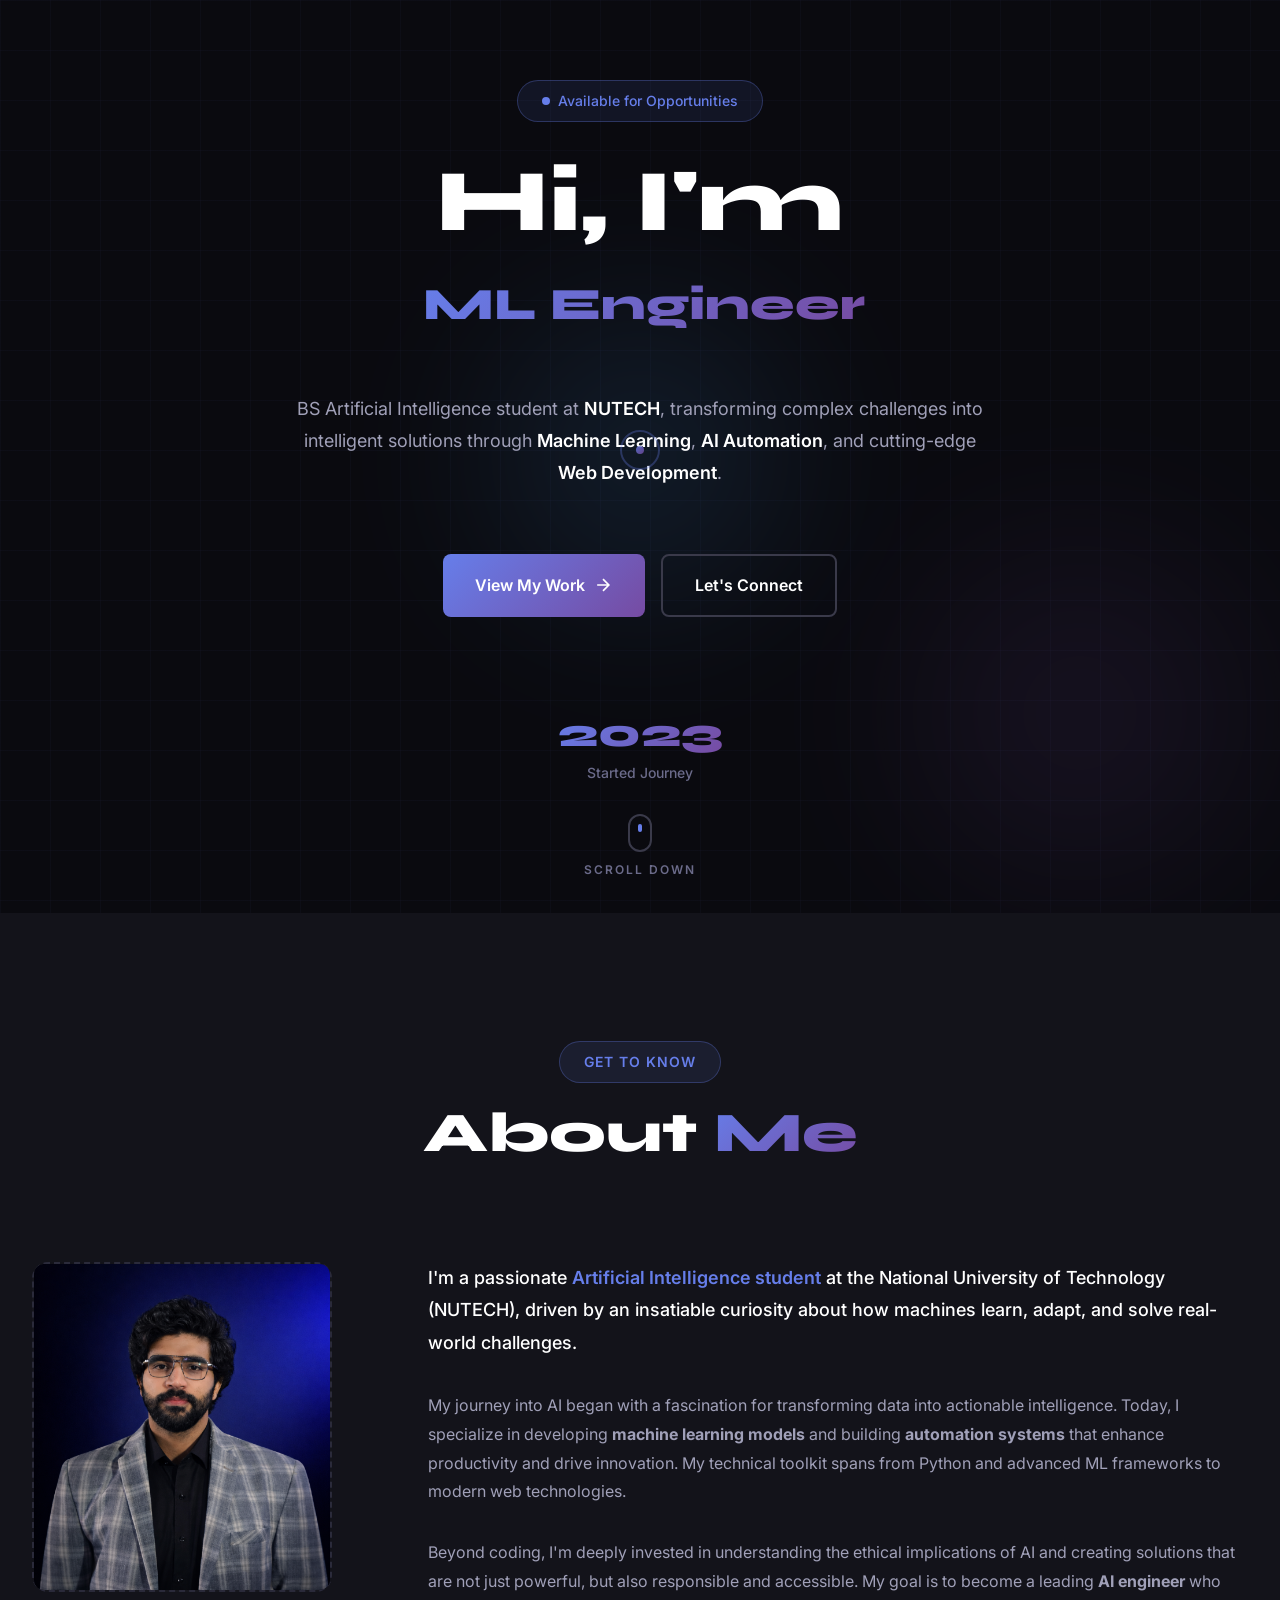
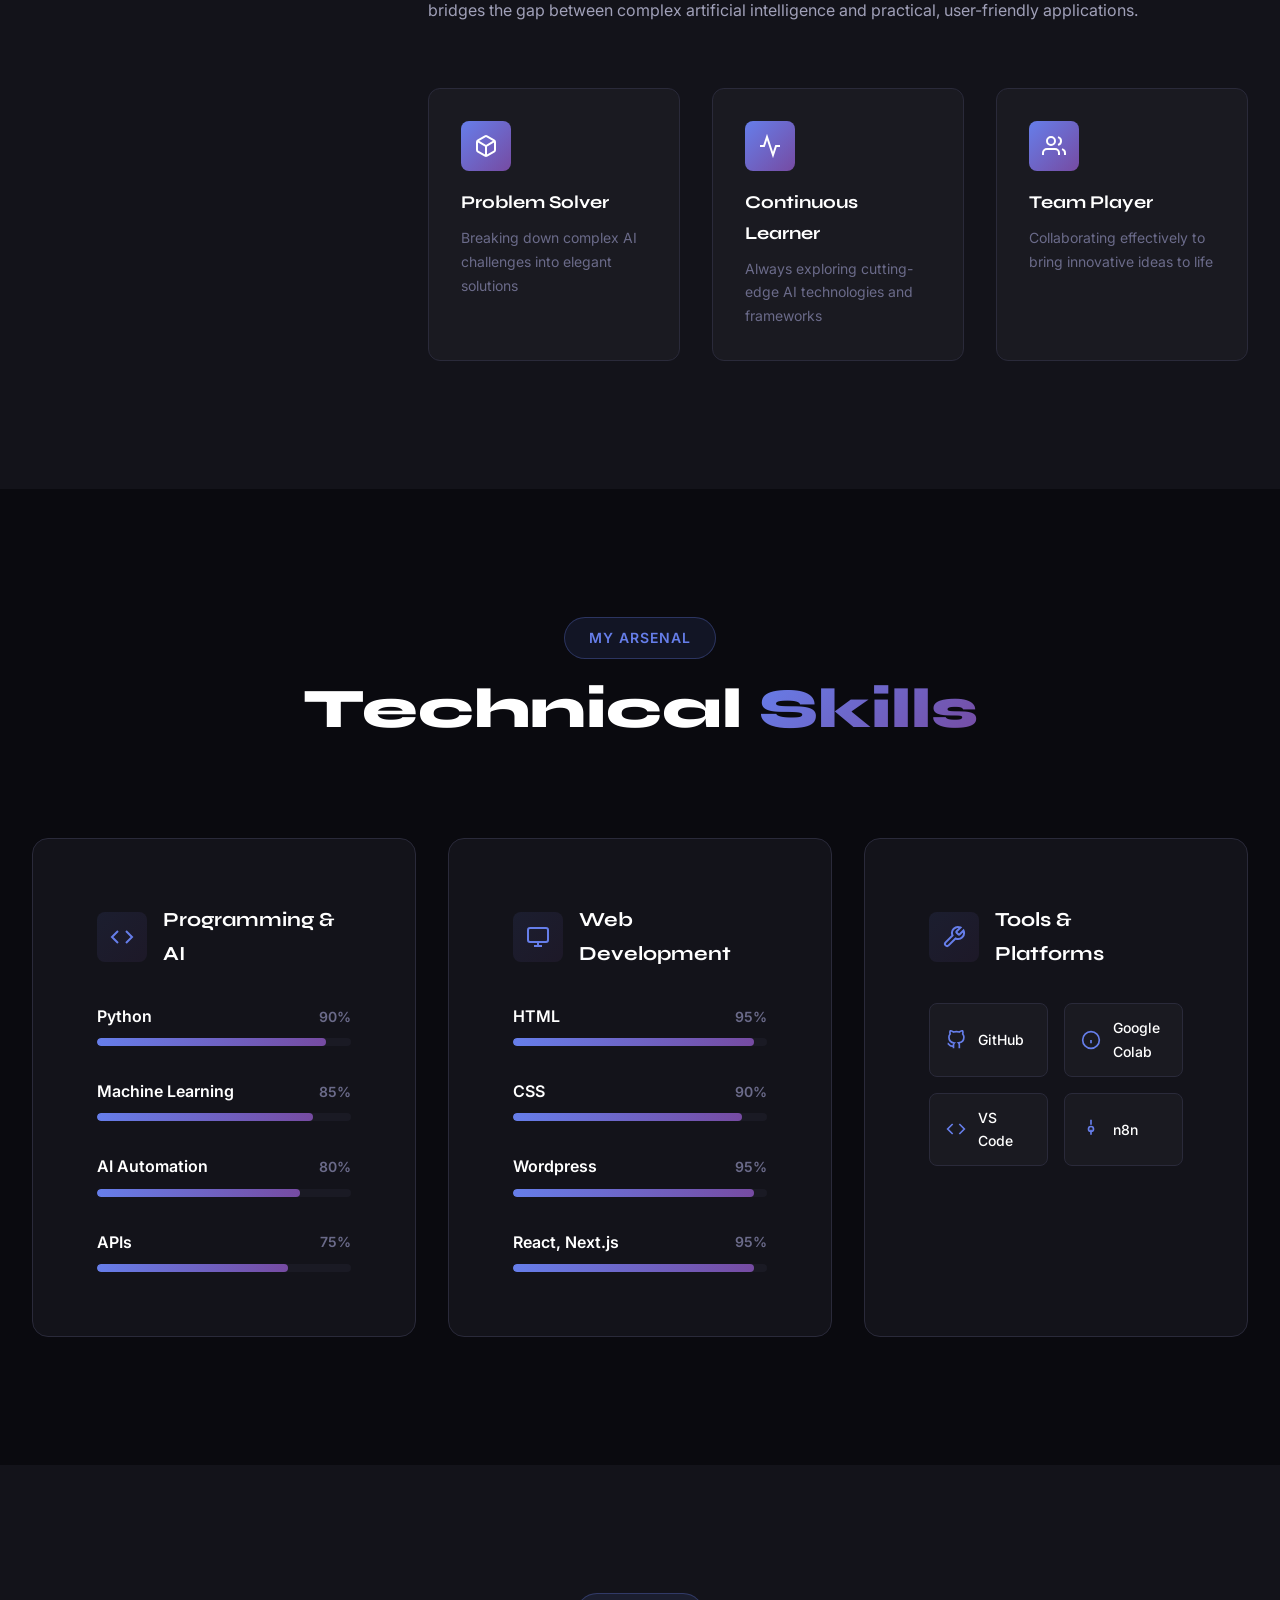
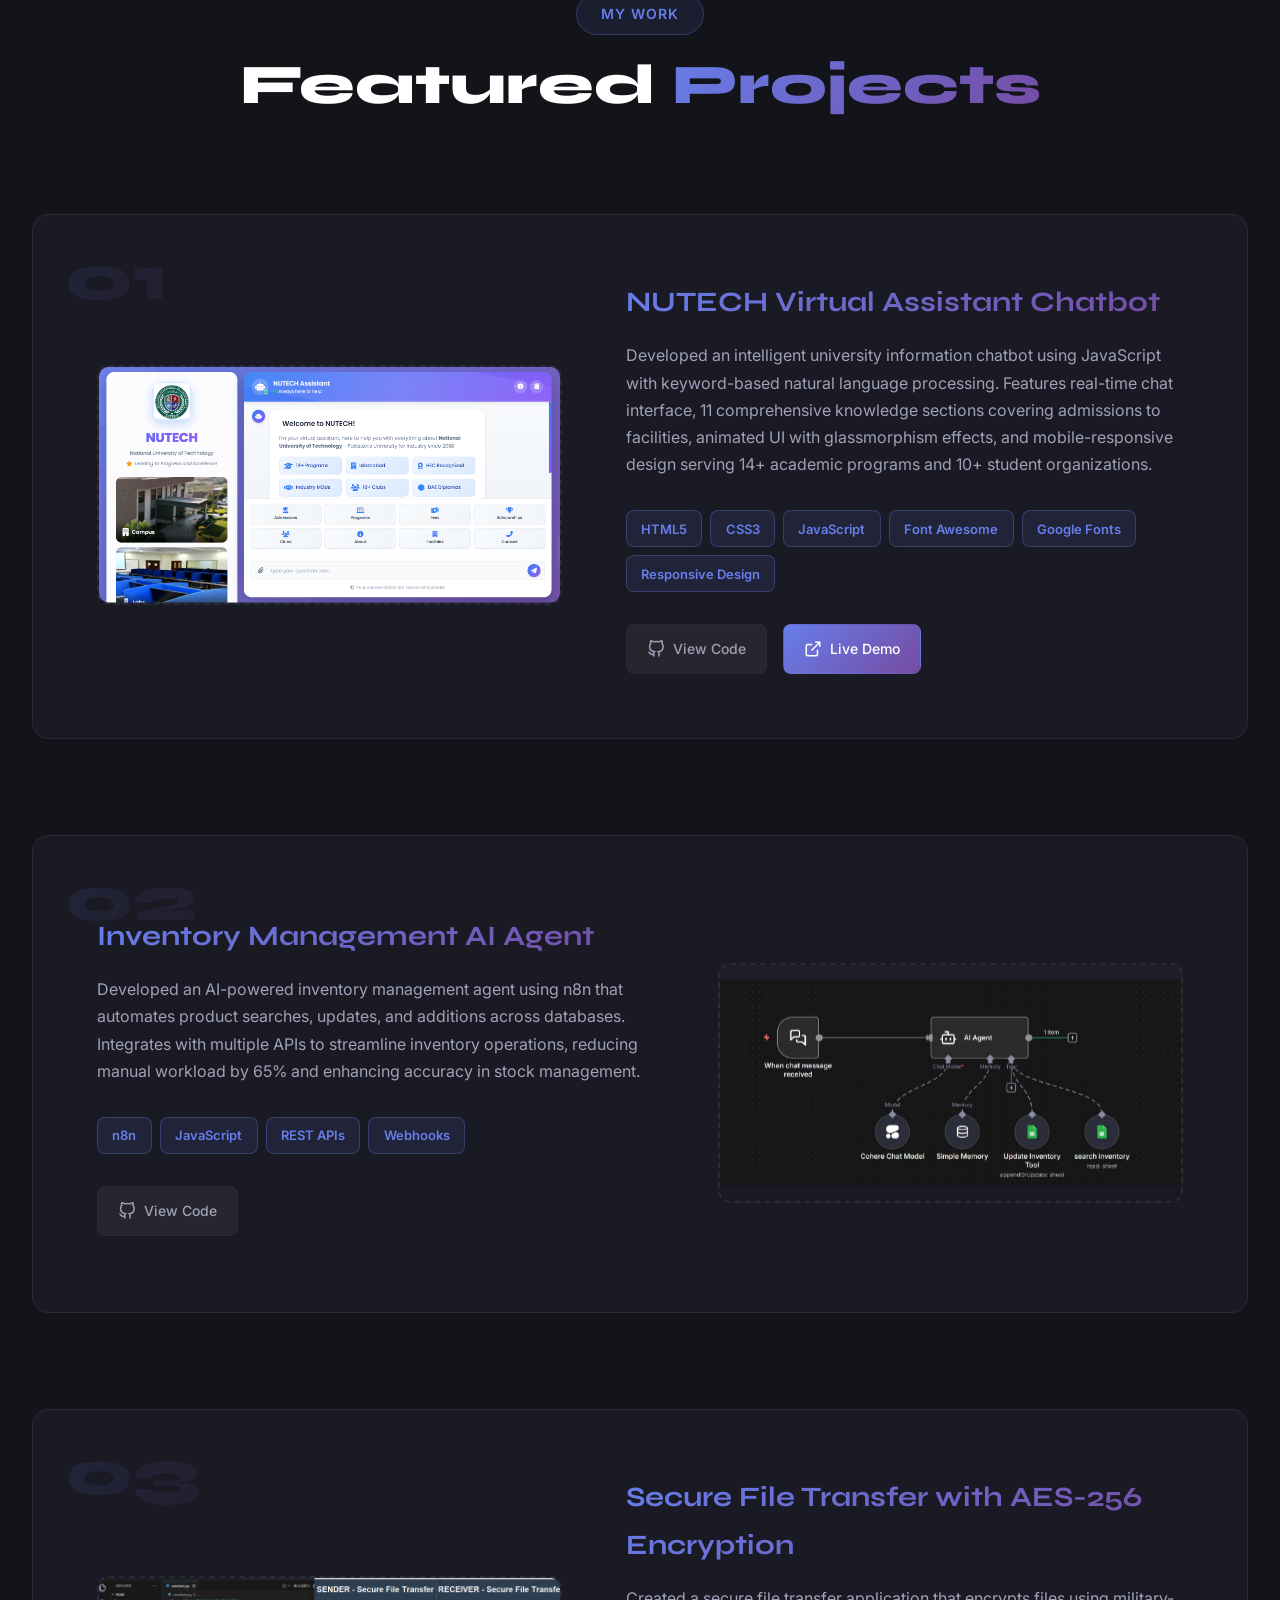
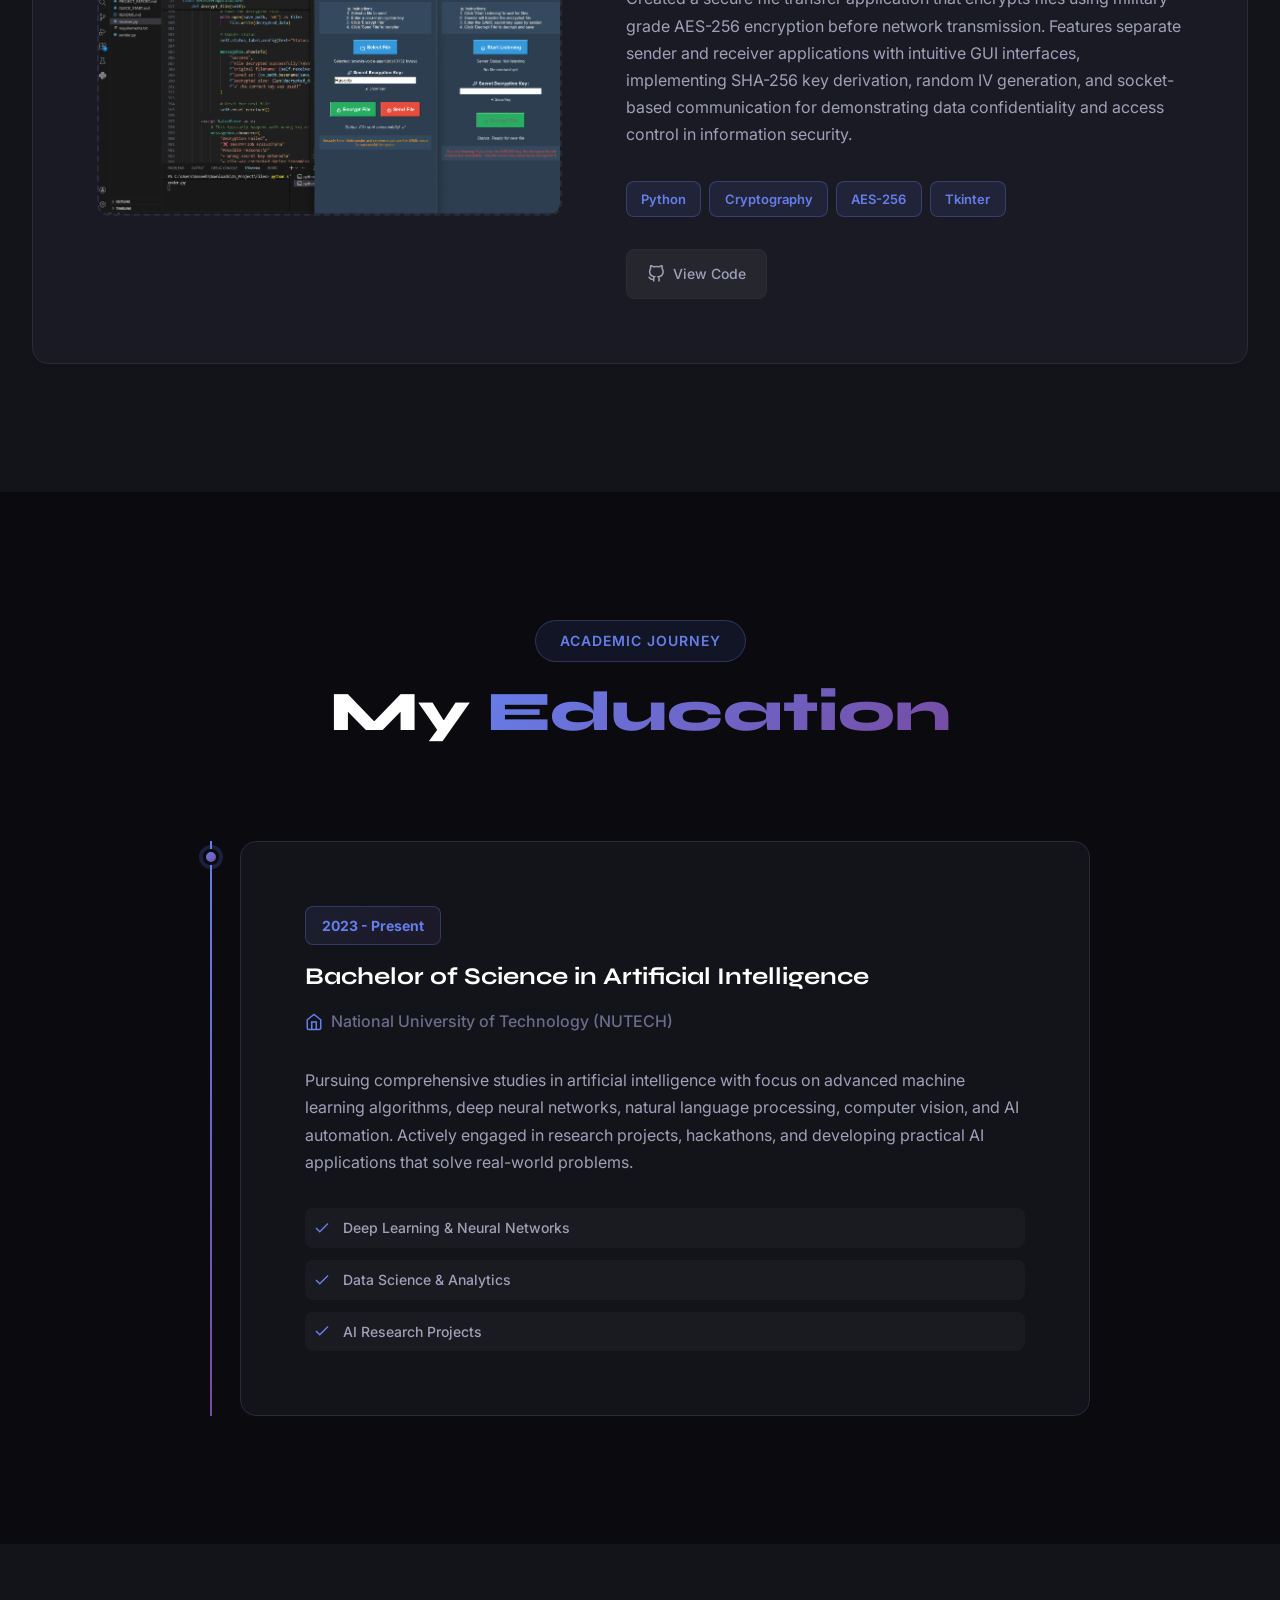
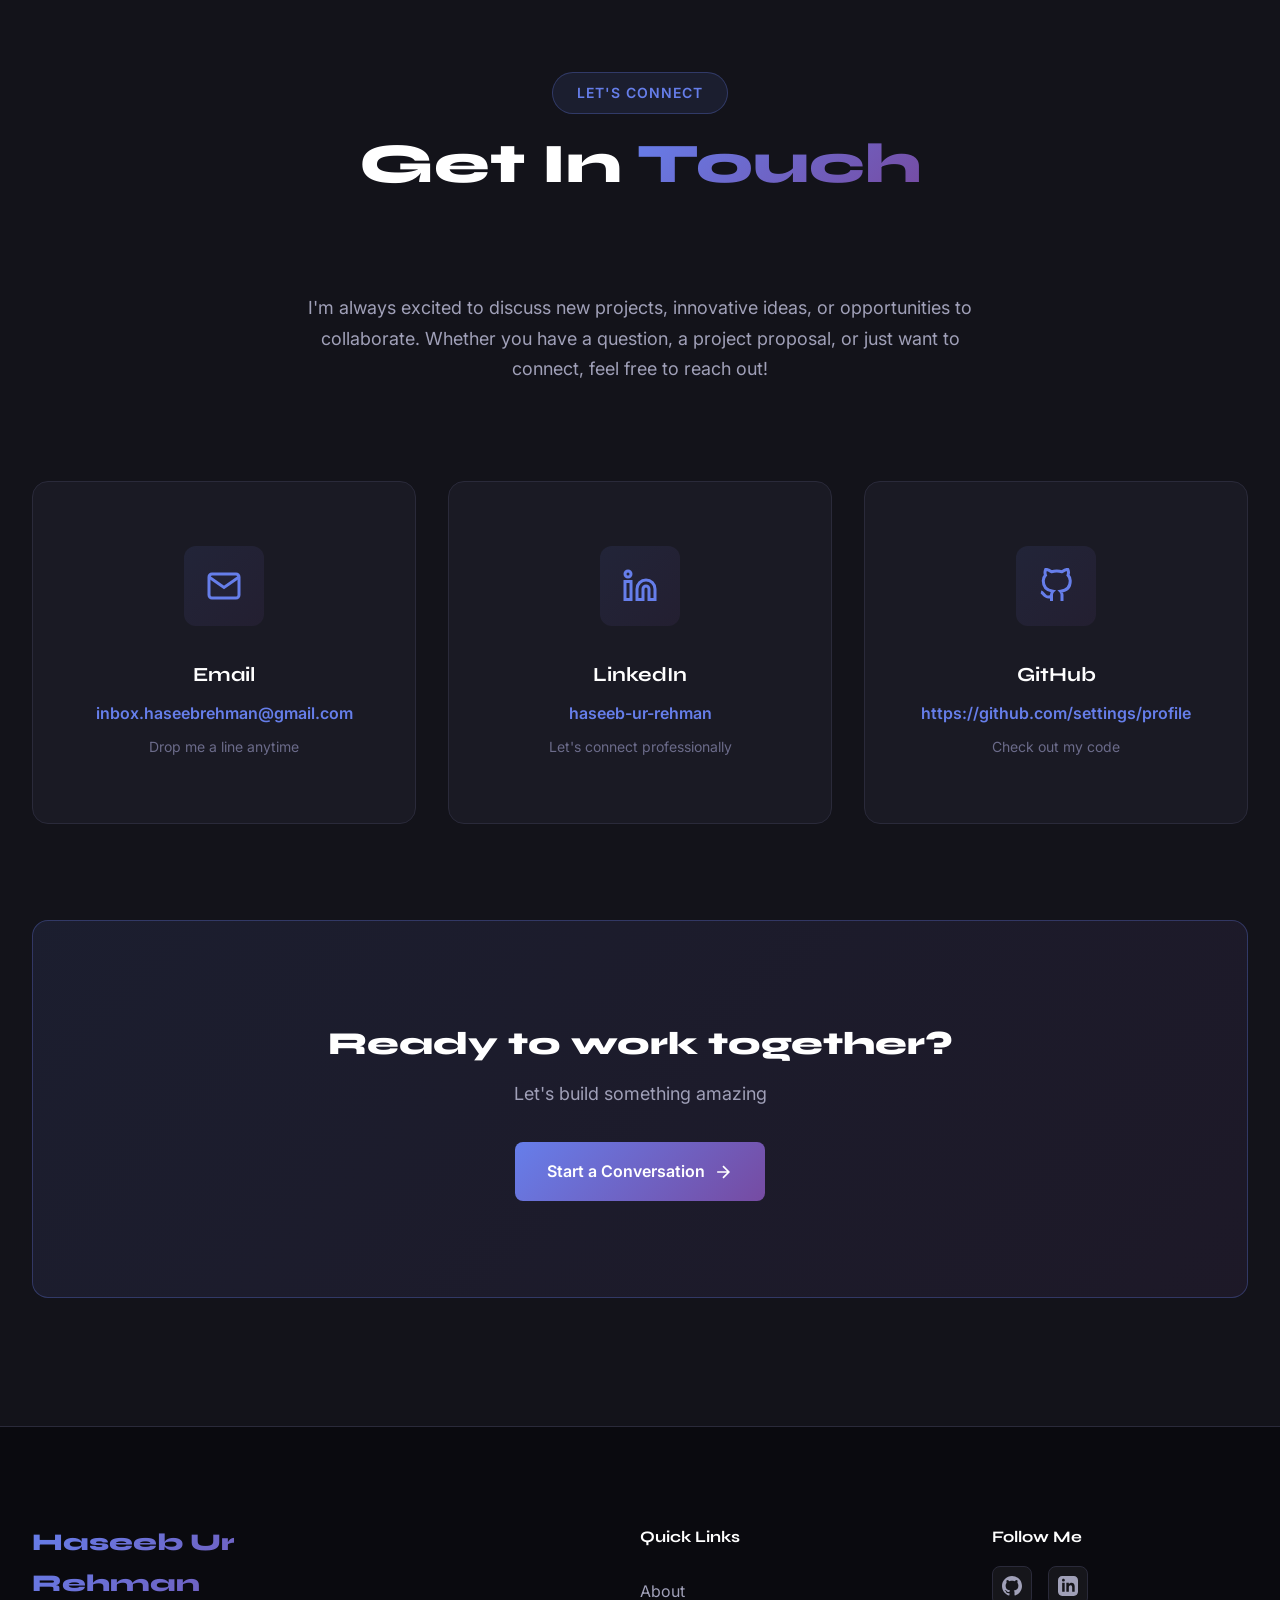
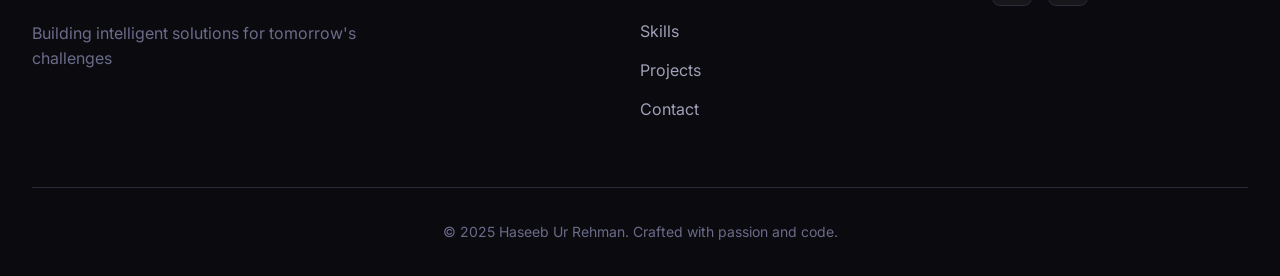
<file: portfolio-main/index.html>
<!DOCTYPE html>
<html lang="en">
<head>
    <meta charset="UTF-8">
    <meta name="viewport" content="width=device-width, initial-scale=1.0">
    <meta name="description" content="Haseeb Ur Rehman - AI Engineer & Developer specializing in Machine Learning and Automation">
    <title>Haseeb Ur Rehman | AI Developer</title>
    <link rel="stylesheet" href="style.css">
    <link rel="preconnect" href="https://fonts.googleapis.com">
    <link rel="preconnect" href="https://fonts.gstatic.com" crossorigin>
    <link href="https://fonts.googleapis.com/css2?family=Syne:wght@400;600;700;800&family=Inter:wght@300;400;500;600;700&family=Dancing+Script:wght@400;700&display=swap" rel="stylesheet">
</head>
<body>
    <!-- Cursor Follower -->
    <div class="cursor-dot" data-cursor-dot></div>
    <div class="cursor-outline" data-cursor-outline></div>

    <!-- Navigation -->
    <nav class="navbar" id="navbar">
        <div class="nav-container">
            <a href="#home" class="nav-logo">
                <span class="logo-name">HASEEB UR REHMAN</span>
            </a>
            <button class="nav-toggle" id="navToggle" aria-label="Toggle navigation">
                <span></span>
                <span></span>
                <span></span>
            </button>
            <ul class="nav-menu" id="navMenu">
                <li><a href="#home" class="nav-link" data-text="Home">Home</a></li>
                <li><a href="#about" class="nav-link" data-text="About">About</a></li>
                <li><a href="#skills" class="nav-link" data-text="Skills">Skills</a></li>
                <li><a href="#projects" class="nav-link" data-text="Projects">Projects</a></li>
                <li><a href="#education" class="nav-link" data-text="Education">Education</a></li>
                <li><a href="#contact" class="nav-link nav-link-cta" data-text="Contact">Contact</a></li>
            </ul>
        </div>
    </nav>

    <!-- Hero Section -->
    <section id="home" class="hero">
        <div class="hero-bg">
            <div class="grid-overlay"></div>
            <div class="gradient-orb orb-1"></div>
            <div class="gradient-orb orb-2"></div>
            <div class="gradient-orb orb-3"></div>
        </div>
        
        <div class="container hero-content">
            <div class="hero-badge">
                <span class="badge-dot"></span>
                Available for Opportunities
            </div>
            
            <h1 class="hero-title">
                <span class="title-line">
                    <span class="word">Hi,</span>
                    <span class="word">I'm</span>
                </span>
                <div class="title-line title-line-name">
                            <span class="rotating-wrap" aria-hidden="false">
                                <span id="rotating-subtitle" class="word gradient-text rotating-subtitle">ML Engineer</span>
                            </span>
                </div>
            </h1>
            

            
            <p class="hero-description">
                BS Artificial Intelligence student at <strong>NUTECH</strong>, transforming complex 
                challenges into intelligent solutions through <strong>Machine Learning</strong>, 
                <strong>AI Automation</strong>, and cutting-edge <strong>Web Development</strong>.
            </p>
            
            <div class="hero-cta">
                <a href="#projects" class="btn btn-primary">
                    <span>View My Work</span>
                    <svg class="btn-arrow" viewBox="0 0 24 24" fill="none" stroke="currentColor" stroke-width="2">
                        <path d="M5 12h14M12 5l7 7-7 7"/>
                    </svg>
                </a>
                <a href="#contact" class="btn btn-secondary">
                    <span>Let's Connect</span>
                </a>
            </div>
            
            <div class="hero-stats">
                <div class="stat-item">
                    <div class="stat-number" data-target="2023">2023</div>
                    <div class="stat-label">Started Journey</div>
                </div>
            </div>
        </div>
        
        <div class="scroll-indicator">
            <div class="mouse">
                <div class="wheel"></div>
            </div>
            <span>Scroll Down</span>
        </div>
    </section>

    <!-- About Section -->
    <section id="about" class="about">
        <div class="container">
            <div class="section-header">
                <span class="section-tag">Get To Know</span>
                <h2 class="section-title">
                    About <span class="gradient-text">Me</span>
                </h2>
            </div>
            
            <div class="about-grid">
                <div class="about-image-container">
                    <div class="about-image">
                        <div class="image-placeholder">
                            <svg viewBox="0 0 24 24" fill="none" stroke="currentColor" stroke-width="1.5">
                                <path d="M20 21v-2a4 4 0 0 0-4-4H8a4 4 0 0 0-4 4v2"/>
                                <circle cx="12" cy="7" r="4"/>
                            </svg>
                            <p>Your Photo Here</p>
                            <img src="assets/images/profile.png" alt="Profile photo" class="profile-photo" loading="lazy">
                        </div>
                    </div>
                    
                </div>
                
                <div class="about-content">
                    <div class="about-text">
                        <p class="about-lead">
                            I'm a passionate <span class="highlight">Artificial Intelligence student</span> at the 
                            National University of Technology (NUTECH), driven by an insatiable curiosity about 
                            how machines learn, adapt, and solve real-world challenges.
                        </p>
                        <p>
                            My journey into AI began with a fascination for transforming data into actionable intelligence. 
                            Today, I specialize in developing <strong>machine learning models</strong> and building 
                            <strong>automation systems</strong> that enhance productivity and drive innovation. 
                            My technical toolkit spans from Python and advanced ML frameworks to modern web technologies.
                        </p>
                        <p>
                            Beyond coding, I'm deeply invested in understanding the ethical implications of AI 
                            and creating solutions that are not just powerful, but also responsible and accessible. 
                            My goal is to become a leading <strong>AI engineer</strong> who bridges the gap between 
                            complex artificial intelligence and practical, user-friendly applications.
                        </p>
                    </div>
                    
                    <div class="about-highlights">
                        <div class="highlight-box">
                            <div class="highlight-icon">
                                <svg viewBox="0 0 24 24" fill="none" stroke="currentColor" stroke-width="2">
                                    <path d="M21 16V8a2 2 0 0 0-1-1.73l-7-4a2 2 0 0 0-2 0l-7 4A2 2 0 0 0 3 8v8a2 2 0 0 0 1 1.73l7 4a2 2 0 0 0 2 0l7-4A2 2 0 0 0 21 16z"/>
                                    <polyline points="3.27 6.96 12 12.01 20.73 6.96"/>
                                    <line x1="12" y1="22.08" x2="12" y2="12"/>
                                </svg>
                            </div>
                            <h3>Problem Solver</h3>
                            <p>Breaking down complex AI challenges into elegant solutions</p>
                        </div>
                        
                        <div class="highlight-box">
                            <div class="highlight-icon">
                                <svg viewBox="0 0 24 24" fill="none" stroke="currentColor" stroke-width="2">
                                    <polyline points="22 12 18 12 15 21 9 3 6 12 2 12"/>
                                </svg>
                            </div>
                            <h3>Continuous Learner</h3>
                            <p>Always exploring cutting-edge AI technologies and frameworks</p>
                        </div>
                        
                        <div class="highlight-box">
                            <div class="highlight-icon">
                                <svg viewBox="0 0 24 24" fill="none" stroke="currentColor" stroke-width="2">
                                    <path d="M17 21v-2a4 4 0 0 0-4-4H5a4 4 0 0 0-4 4v2"/>
                                    <circle cx="9" cy="7" r="4"/>
                                    <path d="M23 21v-2a4 4 0 0 0-3-3.87"/>
                                    <path d="M16 3.13a4 4 0 0 1 0 7.75"/>
                                </svg>
                            </div>
                            <h3>Team Player</h3>
                            <p>Collaborating effectively to bring innovative ideas to life</p>
                        </div>
                    </div>
                </div>
            </div>
        </div>
    </section>

    <!-- Skills Section -->
    <section id="skills" class="skills">
        <div class="container">
            <div class="section-header">
                <span class="section-tag">My Arsenal</span>
                <h2 class="section-title">
                    Technical <span class="gradient-text">Skills</span>
                </h2>
            </div>
            
            <div class="skills-container">
                <!-- Programming & AI -->
                <div class="skill-card">
                    <div class="skill-card-header">
                        <div class="skill-icon">
                            <svg viewBox="0 0 24 24" fill="none" stroke="currentColor" stroke-width="2">
                                <polyline points="16 18 22 12 16 6"></polyline>
                                <polyline points="8 6 2 12 8 18"></polyline>
                            </svg>
                        </div>
                        <h3>Programming & AI</h3>
                    </div>
                    <div class="skill-items">
                        <div class="skill-item">
                            <div class="skill-info">
                                <span class="skill-name">Python</span>
                                <span class="skill-percent">90%</span>
                            </div>
                            <div class="skill-bar">
                                <div class="skill-progress" data-progress="90"></div>
                            </div>
                        </div>
                        <div class="skill-item">
                            <div class="skill-info">
                                <span class="skill-name">Machine Learning</span>
                                <span class="skill-percent">85%</span>
                            </div>
                            <div class="skill-bar">
                                <div class="skill-progress" data-progress="85"></div>
                            </div>
                        </div>
                        <div class="skill-item">
                            <div class="skill-info">
                                <span class="skill-name">AI Automation</span>
                                <span class="skill-percent">80%</span>
                            </div>
                            <div class="skill-bar">
                                <div class="skill-progress" data-progress="80"></div>
                            </div>
                        </div>
                        <div class="skill-item">
                            <div class="skill-info">
                                <span class="skill-name">APIs</span>
                                <span class="skill-percent">75%</span>
                            </div>
                            <div class="skill-bar">
                                <div class="skill-progress" data-progress="75"></div>
                            </div>
                        </div>
                    </div>
                </div>

                <!-- Web Development -->
                <div class="skill-card">
                    <div class="skill-card-header">
                        <div class="skill-icon">
                            <svg viewBox="0 0 24 24" fill="none" stroke="currentColor" stroke-width="2">
                                <rect x="2" y="3" width="20" height="14" rx="2" ry="2"/>
                                <line x1="8" y1="21" x2="16" y2="21"/>
                                <line x1="12" y1="17" x2="12" y2="21"/>
                            </svg>
                        </div>
                        <h3>Web Development</h3>
                    </div>
                    <div class="skill-items">
                        <div class="skill-item">
                            <div class="skill-info">
                                <span class="skill-name">HTML</span>
                                <span class="skill-percent">95%</span>
                            </div>
                            <div class="skill-bar">
                                <div class="skill-progress" data-progress="95"></div>
                            </div>
                        </div>

                        <div class="skill-item">
                            <div class="skill-info">
                                <span class="skill-name">CSS</span>
                                <span class="skill-percent">90%</span>
                            </div>
                            <div class="skill-bar">
                                <div class="skill-progress" data-progress="90"></div>
                            </div>
                        </div>

                        <div class="skill-item">
                            <div class="skill-info">
                                <span class="skill-name">Wordpress</span>
                                <span class="skill-percent">95%</span>
                            </div>
                            <div class="skill-bar">
                                <div class="skill-progress" data-progress="95"></div>
                            </div>
                        </div>

                        <div class="skill-item">
                            <div class="skill-info">
                                <span class="skill-name">React, Next.js</span>
                                <span class="skill-percent">95%</span>
                            </div>
                            <div class="skill-bar">
                                <div class="skill-progress" data-progress="95"></div>
                            </div>
                        </div>
                    </div>
                </div>

                <!-- Tools & Platforms -->
                <div class="skill-card">
                    <div class="skill-card-header">
                        <div class="skill-icon">
                            <svg viewBox="0 0 24 24" fill="none" stroke="currentColor" stroke-width="2">
                                <path d="M14.7 6.3a1 1 0 0 0 0 1.4l1.6 1.6a1 1 0 0 0 1.4 0l3.77-3.77a6 6 0 0 1-7.94 7.94l-6.91 6.91a2.12 2.12 0 0 1-3-3l6.91-6.91a6 6 0 0 1 7.94-7.94l-3.76 3.76z"/>
                            </svg>
                        </div>
                        <h3>Tools & Platforms</h3>
                    </div>
                    <div class="tools-grid">
                        <div class="tool-item">
                            <svg viewBox="0 0 24 24" fill="none" stroke="currentColor" stroke-width="2">
                                <path d="M9 19c-5 1.5-5-2.5-7-3m14 6v-3.87a3.37 3.37 0 0 0-.94-2.61c3.14-.35 6.44-1.54 6.44-7A5.44 5.44 0 0 0 20 4.77 5.07 5.07 0 0 0 19.91 1S18.73.65 16 2.48a13.38 13.38 0 0 0-7 0C6.27.65 5.09 1 5.09 1A5.07 5.07 0 0 0 5 4.77a5.44 5.44 0 0 0-1.5 3.78c0 5.42 3.3 6.61 6.44 7A3.37 3.37 0 0 0 9 18.13V22"/>
                            </svg>
                            <span>GitHub</span>
                        </div>
                        <div class="tool-item">
                            <svg viewBox="0 0 24 24" fill="none" stroke="currentColor" stroke-width="2">
                                <circle cx="12" cy="12" r="10"/>
                                <path d="M12 16v-4M12 8h.01"/>
                            </svg>
                            <span>Google Colab</span>
                        </div>
                        <div class="tool-item">
                            <svg viewBox="0 0 24 24" fill="none" stroke="currentColor" stroke-width="2">
                                <polyline points="16 18 22 12 16 6"/>
                                <polyline points="8 6 2 12 8 18"/>
                            </svg>
                            <span>VS Code</span>
                        </div>
                        <div class="tool-item">
                            <svg viewBox="0 0 24 24" fill="none" stroke="currentColor" stroke-width="2">
                                <circle cx="12" cy="12" r="3"/>
                                <path d="M12 1v6m0 6v6"/>
                            </svg>
                            <span>n8n</span>
                        </div>
                    </div>
                </div>
            </div>
        </div>
    </section>

    <!-- Projects Section -->
    <section id="projects" class="projects">
        <div class="container">
            <div class="section-header">
                <span class="section-tag">My Work</span>
                <h2 class="section-title">
                    Featured <span class="gradient-text">Projects</span>
                </h2>
            </div>
            
            <div class="projects-grid">
                <!-- Project 1 -->
                <div class="project-card">
                    <div class="project-number">01</div>
                        <div class="project-image">
                            <div class="image-placeholder">
                                <img src="frontened.png" alt="AI-Powered Chatbot screenshot" class="project-screenshot" loading="lazy" style="object-fit: fill;">
                            </div>
                        </div>
                    <div class="project-content">
                        <h3 class="project-title">NUTECH Virtual Assistant Chatbot</h3>
                        <p class="project-description">
                            Developed an intelligent university information chatbot using JavaScript with keyword-based natural language processing. Features real-time chat interface, 11 comprehensive knowledge sections covering admissions to facilities, animated UI with glassmorphism effects, and mobile-responsive design serving 14+ academic programs and 10+ student organizations.
                        </p>
                        <div class="project-tech-stack">
                            <span class="tech-badge">HTML5</span>
                            <span class="tech-badge">CSS3 </span>
                            <span class="tech-badge">JavaScript</span>
                            <span class="tech-badge">Font Awesome</span>
                            <span class="tech-badge">Google Fonts</span>
                            <span class="tech-badge">Responsive Design</span>
                        </div>
                        <div class="project-links">
                            <a href="https://github.com/haseebR77/Nutech-Chatbot/tree/main/university-chatbot" target="_blank" class="project-link">
                                <svg viewBox="0 0 24 24" fill="none" stroke="currentColor" stroke-width="2">
                                    <path d="M9 19c-5 1.5-5-2.5-7-3m14 6v-3.87a3.37 3.37 0 0 0-.94-2.61c3.14-.35 6.44-1.54 6.44-7A5.44 5.44 0 0 0 20 4.77 5.07 5.07 0 0 0 19.91 1S18.73.65 16 2.48a13.38 13.38 0 0 0-7 0C6.27.65 5.09 1 5.09 1A5.07 5.07 0 0 0 5 4.77a5.44 5.44 0 0 0-1.5 3.78c0 5.42 3.3 6.61 6.44 7A3.37 3.37 0 0 0 9 18.13V22"/>
                                </svg>
                                View Code
                            </a>
                            <a href="https://nutech-chatbot-rpxa-git-main-haseebs-projects-7f93105f.vercel.app/" target="_blank" class="project-link project-link-primary">
                                <svg viewBox="0 0 24 24" fill="none" stroke="currentColor" stroke-width="2">
                                    <path d="M18 13v6a2 2 0 0 1-2 2H5a2 2 0 0 1-2-2V8a2 2 0 0 1 2-2h6"/>
                                    <polyline points="15 3 21 3 21 9"/>
                                    <line x1="10" y1="14" x2="21" y2="3"/>
                                </svg>
                                Live Demo
                            </a>
                        </div>
                    </div>
                </div>

                <!-- Project 2 -->
                <div class="project-card">
                    <div class="project-number">02</div>
                    <div class="project-image">
                        <div class="image-placeholder">
                            <svg viewBox="0 0 24 24" fill="none" stroke="currentColor" stroke-width="1.5">
                                <rect x="3" y="3" width="18" height="18" rx="2" ry="2"/>
                                <circle cx="8.5" cy="8.5" r="1.5"/>
                                <polyline points="21 15 16 10 5 21"/>
                            </svg>
                            <p>Project Screenshot</p>
                            <img src="assets/images/workflow.jpg" alt="Inventory Management AI Agent" class="project-screenshot" loading="lazy">
                        </div>
                    </div>
                    <div class="project-content">
                        <h3 class="project-title">Inventory Management AI Agent</h3>
                        <p class="project-description">
                            Developed an AI-powered inventory management agent using n8n that automates product searches, updates, and additions across databases. Integrates with multiple APIs to streamline inventory operations, reducing manual workload by 65% and enhancing accuracy in stock management.
                        </p>
                        <div class="project-tech-stack">
                            <span class="tech-badge">n8n</span>
                            <span class="tech-badge">JavaScript</span>
                            <span class="tech-badge">REST APIs</span>
                            <span class="tech-badge">Webhooks</span>
                        </div>
                        <div class="project-links">
                            <a href="https://github.com/haseebR77/Automation-project" target="_blank" class="project-link">
                                <svg viewBox="0 0 24 24" fill="none" stroke="currentColor" stroke-width="2">
                                    <path d="M9 19c-5 1.5-5-2.5-7-3m14 6v-3.87a3.37 3.37 0 0 0-.94-2.61c3.14-.35 6.44-1.54 6.44-7A5.44 5.44 0 0 0 20 4.77 5.07 5.07 0 0 0 19.91 1S18.73.65 16 2.48a13.38 13.38 0 0 0-7 0C6.27.65 5.09 1 5.09 1A5.07 5.07 0 0 0 5 4.77a5.44 5.44 0 0 0-1.5 3.78c0 5.42 3.3 6.61 6.44 7A3.37 3.37 0 0 0 9 18.13V22"/>
                                </svg>
                                View Code
                            </a>
                            
                                
                            </a>
                        </div>
                    </div>
                </div>

                <!-- Project 3 -->
                <div class="project-card">
                    <div class="project-number">03</div>
                    <div class="project-image">
                        <div class="image-placeholder">
                            <img src="SS.png" alt="Secure File Transfer with AES-256 Encryption screenshot" class="project-screenshot" loading="lazy">
                        </div>
                    </div>
                    <div class="project-content">
                        <h3 class="project-title">Secure File Transfer with AES-256 Encryption</h3>
                        <p class="project-description">
                           Created a secure file transfer application that encrypts files using military-grade AES-256 encryption before network transmission. Features separate sender and receiver applications with intuitive GUI interfaces, implementing SHA-256 key derivation, random IV generation, and socket-based communication for demonstrating data confidentiality and access control in information security.
                        </p>
                        <div class="project-tech-stack">
                            <span class="tech-badge">Python</span>
                            <span class="tech-badge">Cryptography</span>
                            <span class="tech-badge">AES-256</span>
                            <span class="tech-badge">Tkinter</span>
                        </div>
                        <div class="project-links">
                            <a href="https://github.com/haseebR77/Secure-File-Transfer-Application-Using-Encryption" target="_blank" class="project-link">
                                <svg viewBox="0 0 24 24" fill="none" stroke="currentColor" stroke-width="2">
                                    <path d="M9 19c-5 1.5-5-2.5-7-3m14 6v-3.87a3.37 3.37 0 0 0-.94-2.61c3.14-.35 6.44-1.54 6.44-7A5.44 5.44 0 0 0 20 4.77 5.07 5.07 0 0 0 19.91 1S18.73.65 16 2.48a13.38 13.38 0 0 0-7 0C6.27.65 5.09 1 5.09 1A5.07 5.07 0 0 0 5 4.77a5.44 5.44 0 0 0-1.5 3.78c0 5.42 3.3 6.61 6.44 7A3.37 3.37 0 0 0 9 18.13V22"/>
                                </svg>
                                View Code
                            </a>
                        </div>
                    </div>
                </div>
            </div>
        </div>
    </section>

    <!-- Education Section -->
    <section id="education" class="education">
        <div class="container">
            <div class="section-header">
                <span class="section-tag">Academic Journey</span>
                <h2 class="section-title">
                    My <span class="gradient-text">Education</span>
                </h2>
            </div>
            
            <div class="education-timeline">
                <div class="timeline-line"></div>
                
                <div class="education-item">
                    <div class="education-dot"></div>
                    <div class="education-card">
                        <div class="education-year">2023 - Present</div>
                        <h3 class="education-degree">Bachelor of Science in Artificial Intelligence</h3>
                        <div class="education-institution">
                            <svg viewBox="0 0 24 24" fill="none" stroke="currentColor" stroke-width="2">
                                <path d="M3 9l9-7 9 7v11a2 2 0 0 1-2 2H5a2 2 0 0 1-2-2z"/>
                                <polyline points="9 22 9 12 15 12 15 22"/>
                            </svg>
                            <span>National University of Technology (NUTECH)</span>
                        </div>
                        <p class="education-description">
                            Pursuing comprehensive studies in artificial intelligence with focus on advanced machine 
                            learning algorithms, deep neural networks, natural language processing, computer vision, 
                            and AI automation. Actively engaged in research projects, hackathons, and developing 
                            practical AI applications that solve real-world problems.
                        </p>
                        <div class="education-highlights">
                            <div class="highlight-item">
                                <svg viewBox="0 0 24 24" fill="none" stroke="currentColor" stroke-width="2">
                                    <polyline points="20 6 9 17 4 12"/>
                                </svg>
                                <span>Deep Learning & Neural Networks</span>
                            </div>
                            <div class="highlight-item">
                                <svg viewBox="0 0 24 24" fill="none" stroke="currentColor" stroke-width="2">
                                    <polyline points="20 6 9 17 4 12"/>
                                </svg>
                                <span>Data Science & Analytics</span>
                            </div>
                            <div class="highlight-item">
                                <svg viewBox="0 0 24 24" fill="none" stroke="currentColor" stroke-width="2">
                                    <polyline points="20 6 9 17 4 12"/>
                                </svg>
                                <span>AI Research Projects</span>
                            </div>
                        </div>
                    </div>
                </div>

                
                            </div>
                        </div>
                    </div>
                </div>
            </div>
        </div>
    </section>

    <!-- Contact Section -->
    <section id="contact" class="contact">
        <div class="container">
            <div class="section-header">
                <span class="section-tag">Let's Connect</span>
                <h2 class="section-title">
                    Get In <span class="gradient-text">Touch</span>
                </h2>
            </div>
            
            <p class="contact-intro">
                I'm always excited to discuss new projects, innovative ideas, or opportunities to collaborate. 
                Whether you have a question, a project proposal, or just want to connect, feel free to reach out!
            </p>
            
            <div class="contact-grid">
                <div class="contact-card">
                    <div class="contact-icon">
                        <svg viewBox="0 0 24 24" fill="none" stroke="currentColor" stroke-width="2">
                            <path d="M4 4h16c1.1 0 2 .9 2 2v12c0 1.1-.9 2-2 2H4c-1.1 0-2-.9-2-2V6c0-1.1.9-2 2-2z"/>
                            <polyline points="22,6 12,13 2,6"/>
                        </svg>
                    </div>
                    <div class="contact-info">
                        <h3>Email</h3>
                            <a href="https://mail.google.com/mail/?view=cm&fs=1&to=inbox.haseebrehman@gmail.com" target="_blank">
                            inbox.haseebrehman@gmail.com
                            </a>                
                        <p>Drop me a line anytime</p>
                    </div>
                </div>

                <div class="contact-card">
                    <div class="contact-icon">
                        <svg viewBox="0 0 24 24" fill="none" stroke="currentColor" stroke-width="2">
                            <path d="M16 8a6 6 0 0 1 6 6v7h-4v-7a2 2 0 0 0-2-2 2 2 0 0 0-2 2v7h-4v-7a6 6 0 0 1 6-6z"/>
                            <rect x="2" y="9" width="4" height="12"/>
                            <circle cx="4" cy="4" r="2"/>
                        </svg>
                    </div>
                    <div class="contact-info">
                        <h3>LinkedIn</h3>
                        <a href="https://www.linkedin.com/in/haseeb-ur-rehman-b36898311" target="_blank">haseeb-ur-rehman</a>
                        <p>Let's connect professionally</p>
                    </div>
                </div>

                <div class="contact-card">
                    <div class="contact-icon">
                        <svg viewBox="0 0 24 24" fill="none" stroke="currentColor" stroke-width="2">
                            <path d="M9 19c-5 1.5-5-2.5-7-3m14 6v-3.87a3.37 3.37 0 0 0-.94-2.61c3.14-.35 6.44-1.54 6.44-7A5.44 5.44 0 0 0 20 4.77 5.07 5.07 0 0 0 19.91 1S18.73.65 16 2.48a13.38 13.38 0 0 0-7 0C6.27.65 5.09 1 5.09 1A5.07 5.07 0 0 0 5 4.77a5.44 5.44 0 0 0-1.5 3.78c0 5.42 3.3 6.61 6.44 7A3.37 3.37 0 0 0 9 18.13V22"/>
                        </svg>
                    </div>
                    <div class="contact-info">
                        <h3>GitHub</h3>
                        <a href="https://github.com/settings/profile" target="_blank">https://github.com/settings/profile</a>
                        <p>Check out my code</p>
                    </div>
                </div>
            </div>

            <div class="cta-banner">
                <h3>Ready to work together?</h3>
                <p>Let's build something amazing</p>
                <a href="mailto:your.email@example.com" class="btn btn-primary">
                    <span>Start a Conversation</span>
                    <svg class="btn-arrow" viewBox="0 0 24 24" fill="none" stroke="currentColor" stroke-width="2">
                        <path d="M5 12h14M12 5l7 7-7 7"/>
                    </svg>
                </a>
            </div>
        </div>
    </section>

    <!-- Footer -->
    <footer class="footer">
        <div class="container">
            <div class="footer-content">
                <div class="footer-brand">
                    <div class="footer-logo">
                        
                        <span class="logo-name">Haseeb Ur Rehman</span>
                        
                    </div>
                    <p>Building intelligent solutions for tomorrow's challenges</p>
                </div>
                <div class="footer-links">
                    <h4>Quick Links</h4>
                    <a href="#about">About</a>
                    <a href="#skills">Skills</a>
                    <a href="#projects">Projects</a>
                    <a href="#contact">Contact</a>
                </div>
                <div class="footer-social">
                    <h4>Follow Me</h4>
                    <div class="social-icons">
                        <a href="https://github.com/yourusername" target="_blank" aria-label="GitHub">
                            <svg viewBox="0 0 24 24" fill="currentColor">
                                <path d="M12 0c-6.626 0-12 5.373-12 12 0 5.302 3.438 9.8 8.207 11.387.599.111.793-.261.793-.577v-2.234c-3.338.726-4.033-1.416-4.033-1.416-.546-1.387-1.333-1.756-1.333-1.756-1.089-.745.083-.729.083-.729 1.205.084 1.839 1.237 1.839 1.237 1.07 1.834 2.807 1.304 3.492.997.107-.775.418-1.305.762-1.604-2.665-.305-5.467-1.334-5.467-5.931 0-1.311.469-2.381 1.236-3.221-.124-.303-.535-1.524.117-3.176 0 0 1.008-.322 3.301 1.23.957-.266 1.983-.399 3.003-.404 1.02.005 2.047.138 3.006.404 2.291-1.552 3.297-1.23 3.297-1.23.653 1.653.242 2.874.118 3.176.77.84 1.235 1.911 1.235 3.221 0 4.609-2.807 5.624-5.479 5.921.43.372.823 1.102.823 2.222v3.293c0 .319.192.694.801.576 4.765-1.589 8.199-6.086 8.199-11.386 0-6.627-5.373-12-12-12z"/>
                            </svg>
                        </a>
                        <a href="https://linkedin.com/in/yourprofile" target="_blank" aria-label="LinkedIn">
                            <svg viewBox="0 0 24 24" fill="currentColor">
                                <path d="M19 0h-14c-2.761 0-5 2.239-5 5v14c0 2.761 2.239 5 5 5h14c2.762 0 5-2.239 5-5v-14c0-2.761-2.238-5-5-5zm-11 19h-3v-11h3v11zm-1.5-12.268c-.966 0-1.75-.79-1.75-1.764s.784-1.764 1.75-1.764 1.75.79 1.75 1.764-.783 1.764-1.75 1.764zm13.5 12.268h-3v-5.604c0-3.368-4-3.113-4 0v5.604h-3v-11h3v1.765c1.396-2.586 7-2.777 7 2.476v6.759z"/>
                            </svg>
                        </a>
                    </div>
                </div>
            </div>
            <div class="footer-bottom">
                <p>&copy; 2025 Haseeb Ur Rehman. Crafted with passion and code.</p>
            </div>
        </div>
    </footer>

    <script src="script.js"></script>
</body>
</html>
</file>
<file: portfolio-main/style.css>
/* ==========================================
   PREMIUM PORTFOLIO - ENHANCED STYLING
   ========================================== */

/* CSS Variables */
:root {
    /* Colors - Modern Gradient Theme */
    --color-bg-primary: #0a0a0f;
    --color-bg-secondary: #13131a;
    --color-bg-tertiary: #1a1a24;
    
    /* Gradient Colors */
    --gradient-primary-start: #667eea;
    --gradient-primary-end: #764ba2;
    --gradient-secondary-start: #f093fb;
    --gradient-secondary-end: #f5576c;
    --gradient-accent-start: #4facfe;
    --gradient-accent-end: #00f2fe;
    
    /* Text Colors */
    --color-text-primary: #ffffff;
    --color-text-secondary: #a0a0b8;
    --color-text-tertiary: #6b6b8a;
    
    /* UI Colors */
    --color-border: #2a2a3a;
    --color-border-light: #3a3a4a;
    
    /* Typography */
    --font-display: 'Syne', sans-serif;
    --font-body: 'Inter', sans-serif;
    --font-cursive: 'Dancing Script', cursive;
    
    /* Spacing */
    --spacing-xs: 0.5rem;
    --spacing-sm: 1rem;
    --spacing-md: 2rem;
    --spacing-lg: 4rem;
    --spacing-xl: 6rem;
    --spacing-xxl: 8rem;
    
    /* Layout */
    --max-width: 1400px;
    --nav-height: 80px;
    --border-radius-sm: 8px;
    --border-radius-md: 12px;
    --border-radius-lg: 16px;
    
    /* Transitions */
    --transition-fast: 0.2s cubic-bezier(0.4, 0, 0.2, 1);
    --transition-base: 0.3s cubic-bezier(0.4, 0, 0.2, 1);
    --transition-slow: 0.5s cubic-bezier(0.4, 0, 0.2, 1);
    --transition-bounce: 0.6s cubic-bezier(0.68, -0.55, 0.265, 1.55);
    
    /* Shadows */
    --shadow-sm: 0 2px 8px rgba(0, 0, 0, 0.4);
    --shadow-md: 0 4px 16px rgba(0, 0, 0, 0.5);
    --shadow-lg: 0 8px 32px rgba(0, 0, 0, 0.6);
    --shadow-glow: 0 0 30px rgba(102, 126, 234, 0.4);
}

/* Reset & Base Styles */
*,
*::before,
*::after {
    margin: 0;
    padding: 0;
    box-sizing: border-box;
}

html {
    scroll-behavior: smooth;
    font-size: 16px;
}

body {
    font-family: var(--font-body);
    background: var(--color-bg-primary);
    color: var(--color-text-primary);
    line-height: 1.7;
    overflow-x: hidden;
    -webkit-font-smoothing: antialiased;
    -moz-osx-font-smoothing: grayscale;
}

.container {
    max-width: var(--max-width);
    margin: 0 auto;
    padding: 0 var(--spacing-md);
}

section {
    padding: var(--spacing-xxl) 0;
    position: relative;
}

/* Gradient Text Utility */
.gradient-text {
    background: linear-gradient(135deg, var(--gradient-primary-start), var(--gradient-primary-end));
    -webkit-background-clip: text;
    -webkit-text-fill-color: transparent;
    background-clip: text;
}

/* Custom Cursor */
.cursor-dot,
.cursor-outline {
    pointer-events: none;
    position: fixed;
    top: 50%;
    left: 50%;
    transform: translate(-50%, -50%);
    border-radius: 50%;
    z-index: 10000;
    transition: transform 0.15s ease-out, opacity 0.15s ease-out;
}

.cursor-dot {
    width: 8px;
    height: 8px;
    background: linear-gradient(135deg, var(--gradient-primary-start), var(--gradient-primary-end));
    opacity: 0.8;
}

.cursor-outline {
    width: 40px;
    height: 40px;
    border: 2px solid var(--gradient-primary-start);
    opacity: 0.3;
}

@media (max-width: 768px) {
    .cursor-dot,
    .cursor-outline {
        display: none;
    }
}

/* ==========================================
   NAVIGATION
   ========================================== */
.navbar {
    position: fixed;
    top: 0;
    left: 0;
    right: 0;
    height: var(--nav-height);
    background: rgba(10, 10, 15, 0.8);
    backdrop-filter: blur(20px);
    -webkit-backdrop-filter: blur(20px);
    z-index: 1000;
    border-bottom: 1px solid var(--color-border);
    transition: transform var(--transition-base), background var(--transition-base);
}

.navbar.scrolled {
    background: rgba(10, 10, 15, 0.95);
    box-shadow: var(--shadow-md);
}

.nav-container {
    max-width: var(--max-width);
    margin: 0 auto;
    padding: 0 var(--spacing-md);
    height: 100%;
    display: flex;
    justify-content: space-between;
    align-items: center;
}

.nav-logo {
    font-family: var(--font-display);
    font-size: 1.5rem;
    font-weight: 800;
    text-decoration: none;
    display: flex;
    align-items: center;
    gap: 0.25rem;
    transition: transform var(--transition-base);
}

.nav-logo:hover {
    transform: scale(1.05);
}

.logo-bracket {
    color: var(--gradient-primary-start);
}

.logo-name {
    background: linear-gradient(135deg, var(--gradient-primary-start), var(--gradient-primary-end));
    -webkit-background-clip: text;
    -webkit-text-fill-color: transparent;
    background-clip: text;
}

.nav-menu {
    display: flex;
    list-style: none;
    gap: var(--spacing-md);
    align-items: center;
}

.nav-link {
    color: var(--color-text-secondary);
    text-decoration: none;
    font-weight: 500;
    font-size: 0.95rem;
    padding: 0.5rem 1rem;
    position: relative;
    overflow: hidden;
    transition: color var(--transition-fast);
}

.nav-link::before {
    content: attr(data-text);
    position: absolute;
    top: 50%;
    left: 50%;
    transform: translate(-50%, -50%);
    background: linear-gradient(135deg, var(--gradient-primary-start), var(--gradient-primary-end));
    -webkit-background-clip: text;
    -webkit-text-fill-color: transparent;
    background-clip: text;
    opacity: 0;
    transition: opacity var(--transition-fast);
}

.nav-link:hover,
.nav-link.active {
    color: transparent;
}

.nav-link:hover::before,
.nav-link.active::before {
    opacity: 1;
}

.nav-link-cta {
    background: linear-gradient(135deg, var(--gradient-primary-start), var(--gradient-primary-end));
    color: white !important;
    border-radius: var(--border-radius-sm);
    padding: 0.6rem 1.5rem;
}

.nav-link-cta::before {
    display: none;
}

.nav-link-cta:hover {
    transform: translateY(-2px);
    box-shadow: var(--shadow-glow);
}

.nav-toggle {
    display: none;
    flex-direction: column;
    gap: 6px;
    background: none;
    border: none;
    cursor: pointer;
    padding: 0.5rem;
    z-index: 1001;
}

.nav-toggle span {
    width: 28px;
    height: 3px;
    background: var(--color-text-primary);
    border-radius: 2px;
    transition: all var(--transition-base);
}

.nav-toggle.active span:nth-child(1) {
    transform: rotate(45deg) translate(9px, 9px);
}

.nav-toggle.active span:nth-child(2) {
    opacity: 0;
}

.nav-toggle.active span:nth-child(3) {
    transform: rotate(-45deg) translate(8px, -8px);
}

/* ==========================================
   HERO SECTION
   ========================================== */
.hero {
    min-height: 100vh;
    display: flex;
    align-items: center;
    justify-content: center;
    position: relative;
    padding-top: var(--nav-height);
    overflow: hidden;
}

.hero-bg {
    position: absolute;
    top: 0;
    left: 0;
    right: 0;
    bottom: 0;
    z-index: 0;
}

.grid-overlay {
    position: absolute;
    top: 0;
    left: 0;
    right: 0;
    bottom: 0;
    background-image: 
        linear-gradient(rgba(102, 126, 234, 0.03) 1px, transparent 1px),
        linear-gradient(90deg, rgba(102, 126, 234, 0.03) 1px, transparent 1px);
    background-size: 50px 50px;
    animation: gridMove 20s linear infinite;
}

@keyframes gridMove {
    0% {
        transform: translate(0, 0);
    }
    100% {
        transform: translate(50px, 50px);
    }
}

.gradient-orb {
    position: absolute;
    border-radius: 50%;
    filter: blur(80px);
    opacity: 0.15;
    animation: float 20s ease-in-out infinite;
}

.orb-1 {
    width: 500px;
    height: 500px;
    background: radial-gradient(circle, var(--gradient-primary-start), transparent);
    top: -250px;
    left: -250px;
    animation-delay: 0s;
}

.orb-2 {
    width: 400px;
    height: 400px;
    background: radial-gradient(circle, var(--gradient-primary-end), transparent);
    bottom: -200px;
    right: -200px;
    animation-delay: 7s;
}

.orb-3 {
    width: 350px;
    height: 350px;
    background: radial-gradient(circle, var(--gradient-accent-start), transparent);
    top: 50%;
    left: 50%;
    transform: translate(-50%, -50%);
    animation-delay: 14s;
}

@keyframes float {
    0%, 100% {
        transform: translate(0, 0) scale(1);
    }
    33% {
        transform: translate(100px, -100px) scale(1.1);
    }
    66% {
        transform: translate(-100px, 100px) scale(0.9);
    }
}

.hero-content {
    position: relative;
    z-index: 1;
    text-align: center;
    max-width: 900px;
    animation: fadeInUp 1s ease-out;
}

@keyframes fadeInUp {
    from {
        opacity: 0;
        transform: translateY(30px);
    }
    to {
        opacity: 1;
        transform: translateY(0);
    }
}

.hero-badge {
    display: inline-flex;
    align-items: center;
    gap: 0.5rem;
    padding: 0.5rem 1.5rem;
    background: rgba(102, 126, 234, 0.1);
    border: 1px solid rgba(102, 126, 234, 0.3);
    border-radius: 50px;
    font-size: 0.875rem;
    font-weight: 500;
    color: var(--gradient-primary-start);
    margin-bottom: var(--spacing-md);
    animation: fadeIn 1s ease-out 0.2s both;
}

@keyframes fadeIn {
    from {
        opacity: 0;
    }
    to {
        opacity: 1;
    }
}

.badge-dot {
    width: 8px;
    height: 8px;
    background: var(--gradient-primary-start);
    border-radius: 50%;
    animation: pulse 2s ease-in-out infinite;
}

@keyframes pulse {
    0%, 100% {
        opacity: 1;
        transform: scale(1);
    }
    50% {
        opacity: 0.5;
        transform: scale(1.2);
    }
}

.hero-title {
    font-family: var(--font-display);
    font-size: clamp(2.5rem, 8vw, 5.5rem);
    font-weight: 800;
    line-height: 1.1;
    margin-bottom: var(--spacing-md);
}

.title-line {
    display: block;
    overflow: hidden;
}

.word {
    display: inline-block;
    animation: slideUp 0.8s cubic-bezier(0.16, 1, 0.3, 1) both;
}

.title-line:first-child .word:nth-child(1) {
    animation-delay: 0.3s;
}

.title-line:first-child .word:nth-child(2) {
    animation-delay: 0.4s;
}

.title-line-name .word:nth-child(1) {
    animation-delay: 0.5s;
}

.title-line-name .word:nth-child(2) {
    animation-delay: 0.6s;
}

.title-line-name .word:nth-child(3) {
    animation-delay: 0.7s;
}

@keyframes slideUp {
    from {
        opacity: 0;
        transform: translateY(100%);
    }
    to {
        opacity: 1;
        transform: translateY(0);
    }
}

.hero-tags {
    display: flex;
    justify-content: center;
    gap: var(--spacing-sm);
    flex-wrap: wrap;
    margin-bottom: var(--spacing-md);
    animation: fadeIn 1s ease-out 0.8s both;
}

.tag {
    padding: 0.5rem 1rem;
    background: rgba(255, 255, 255, 0.05);
    border: 1px solid var(--color-border);
    border-radius: var(--border-radius-sm);
    font-size: 0.875rem;
    font-weight: 500;
    color: var(--color-text-secondary);
    transition: all var(--transition-base);
}

.tag:hover {
    background: rgba(102, 126, 234, 0.1);
    border-color: var(--gradient-primary-start);
    color: var(--gradient-primary-start);
    transform: translateY(-2px);
}

.hero-description {
    font-size: 1.125rem;
    color: var(--color-text-secondary);
    line-height: 1.8;
    margin-bottom: var(--spacing-lg);
    max-width: 700px;
    margin-left: auto;
    margin-right: auto;
    animation: fadeIn 1s ease-out 1s both;
}

.hero-description strong {
    color: var(--color-text-primary);
    font-weight: 600;
}

.hero-cta {
    display: flex;
    justify-content: center;
    gap: var(--spacing-sm);
    margin-bottom: var(--spacing-xl);
    animation: fadeIn 1s ease-out 1.2s both;
}

/* Button Styles */
.btn {
    display: inline-flex;
    align-items: center;
    gap: 0.5rem;
    padding: 1rem 2rem;
    border-radius: var(--border-radius-sm);
    font-weight: 600;
    font-size: 1rem;
    text-decoration: none;
    transition: all var(--transition-base);
    cursor: pointer;
    border: none;
    position: relative;
    overflow: hidden;
}

.btn::before {
    content: '';
    position: absolute;
    top: 50%;
    left: 50%;
    width: 0;
    height: 0;
    border-radius: 50%;
    background: rgba(255, 255, 255, 0.1);
    transform: translate(-50%, -50%);
    transition: width 0.6s ease, height 0.6s ease;
}

.btn:hover::before {
    width: 300px;
    height: 300px;
}

.btn-primary {
    background: linear-gradient(135deg, var(--gradient-primary-start), var(--gradient-primary-end));
    color: white;
}

.btn-primary:hover {
    transform: translateY(-3px);
    box-shadow: var(--shadow-glow);
}

.btn-secondary {
    background: transparent;
    color: var(--color-text-primary);
    border: 2px solid var(--color-border-light);
}

.btn-secondary:hover {
    border-color: var(--gradient-primary-start);
    color: var(--gradient-primary-start);
    transform: translateY(-3px);
}

.btn-arrow {
    width: 20px;
    height: 20px;
    transition: transform var(--transition-base);
}

.btn:hover .btn-arrow {
    transform: translateX(5px);
}

.hero-stats {
    display: flex;
    justify-content: center;
    align-items: center;
    gap: var(--spacing-lg);
    animation: fadeIn 1s ease-out 1.4s both;
}

.stat-item {
    text-align: center;
}

.stat-number {
    font-family: var(--font-display);
    font-size: 2.5rem;
    font-weight: 800;
    background: linear-gradient(135deg, var(--gradient-primary-start), var(--gradient-primary-end));
    -webkit-background-clip: text;
    -webkit-text-fill-color: transparent;
    background-clip: text;
    line-height: 1;
    margin-bottom: 0.5rem;
}

.stat-label {
    font-size: 0.875rem;
    color: var(--color-text-tertiary);
    font-weight: 500;
}

.stat-divider {
    width: 1px;
    height: 60px;
    background: var(--color-border);
}

.scroll-indicator {
    position: absolute;
    bottom: var(--spacing-md);
    left: 50%;
    transform: translateX(-50%);
    display: flex;
    flex-direction: column;
    align-items: center;
    gap: 0.5rem;
    animation: fadeIn 1s ease-out 1.6s both;
}

.mouse {
    width: 24px;
    height: 38px;
    border: 2px solid var(--color-border-light);
    border-radius: 12px;
    position: relative;
}

.wheel {
    width: 4px;
    height: 8px;
    background: var(--gradient-primary-start);
    border-radius: 2px;
    position: absolute;
    top: 8px;
    left: 50%;
    transform: translateX(-50%);
    animation: scroll 1.5s ease-in-out infinite;
}

@keyframes scroll {
    0%, 100% {
        transform: translateX(-50%) translateY(0);
        opacity: 1;
    }
    50% {
        transform: translateX(-50%) translateY(10px);
        opacity: 0;
    }
}

.scroll-indicator span {
    font-size: 0.75rem;
    color: var(--color-text-tertiary);
    text-transform: uppercase;
    letter-spacing: 2px;
    font-weight: 600;
}

/* ==========================================
   SECTION HEADER
   ========================================== */
.section-header {
    text-align: center;
    margin-bottom: var(--spacing-xl);
}

.section-tag {
    display: inline-block;
    padding: 0.5rem 1.5rem;
    background: rgba(102, 126, 234, 0.1);
    border: 1px solid rgba(102, 126, 234, 0.3);
    border-radius: 50px;
    font-size: 0.875rem;
    font-weight: 600;
    color: var(--gradient-primary-start);
    text-transform: uppercase;
    letter-spacing: 1px;
    margin-bottom: var(--spacing-sm);
}

.section-title {
    font-family: var(--font-display);
    font-size: clamp(2rem, 5vw, 3.5rem);
    font-weight: 800;
    line-height: 1.2;
}

/* ==========================================
   ABOUT SECTION
   ========================================== */
.about {
    background: var(--color-bg-secondary);
}

.about-grid {
    display: grid;
    grid-template-columns: 300px 1fr;
    gap: var(--spacing-xl);
    align-items: start;
}

.about-image-container {
    position: relative;
}

.about-image {
    position: relative;
    border-radius: var(--border-radius-lg);
    overflow: hidden;
    aspect-ratio: 2 /2.2;
    
}

.image-placeholder {
    width: 100%;
    height: 100%;
    background: linear-gradient(135deg, var(--color-bg-tertiary), var(--color-bg-secondary));
    display: flex;
    flex-direction: column;
    align-items: center;
    justify-content: center;
    color: var(--color-text-tertiary);
    border: 2px dashed var(--color-border);
    border-radius: var(--border-radius-lg);
}

.image-placeholder svg {
    width: 80px;
    height: 80px;
    margin-bottom: 1rem;
    opacity: 0.5;
}

.image-placeholder p {
    font-weight: 600;
    margin-bottom: 0.5rem;
}

.image-placeholder span {
    font-size: 0.875rem;
    opacity: 0.7;
}

.decorative-element {
    position: absolute;
    top: -20px;

/* About/profile picture: make it a circular crop that fills the box */
.about-image .image-placeholder {
    /* make profile placeholder square */
    padding-top: 100%;
    position: relative;
    overflow: hidden;
    border-radius: 50%;
}

.about-image .image-placeholder .profile-photo {
    position: absolute;
    top: 0;
    left: 0;
    width: 100%;
    height: 100%;
    object-fit: cover;
    object-position: center center;
    display: block;
    border-radius: 50%;
}

/* Strong override for project cards specifically to avoid conflicts
   with generic .image-placeholder rules further down the file. This
   keeps screenshots strictly inside their project boxes. */
.projects .project-card .project-image .image-placeholder {
    position: absolute !important;
    inset: 0 !important;
    padding: 0 !important;
    margin: 0 !important;
    width: 100% !important;
    height: 100% !important;
    overflow: hidden !important;
    border-radius: var(--border-radius-md) !important;
    background: none !important;
}

.projects .project-card .project-image .image-placeholder img,
.projects .project-card .project-image .image-placeholder .project-screenshot {
    position: absolute !important;
    top: 0 !important;
    left: 0 !important;
    width: 100% !important;
    height: 100% !important;
    object-fit: cover !important;
    object-position: center center !important;
    display: block !important;
}
    right: -20px;
    width: 150px;
    height: 150px;
    background: linear-gradient(135deg, var(--gradient-primary-start), var(--gradient-primary-end));
    border-radius: var(--border-radius-lg);
    opacity: 0.1;
    z-index: -1;
}

.about-text p {
    margin-bottom: var(--spacing-md);
    color: var(--color-text-secondary);
    line-height: 1.8;
}

.about-lead {
    font-size: 1.125rem;
    color: var(--color-text-primary) !important;
    font-weight: 500;
}

.highlight {
    color: var(--gradient-primary-start);
    font-weight: 600;
}

.about-highlights {
    display: grid;
    grid-template-columns: repeat(auto-fit, minmax(200px, 1fr));
    gap: var(--spacing-md);
    margin-top: var(--spacing-lg);
}

.highlight-box {
    padding: var(--spacing-md);
    background: rgba(255, 255, 255, 0.03);
    border: 1px solid var(--color-border);
    border-radius: var(--border-radius-md);
    transition: all var(--transition-base);
}

.highlight-box:hover {
    background: rgba(102, 126, 234, 0.05);
    border-color: rgba(102, 126, 234, 0.3);
    transform: translateY(-5px);
}

.highlight-icon {
    width: 50px;
    height: 50px;
    background: linear-gradient(135deg, var(--gradient-primary-start), var(--gradient-primary-end));
    border-radius: var(--border-radius-sm);
    display: flex;
    align-items: center;
    justify-content: center;
    margin-bottom: var(--spacing-sm);
}

.highlight-icon svg {
    width: 24px;
    height: 24px;
    color: white;
}

.highlight-box h3 {
    font-family: var(--font-display);
    font-size: 1.125rem;
    font-weight: 700;
    margin-bottom: 0.5rem;
}

.highlight-box p {
    font-size: 0.875rem;
    color: var(--color-text-tertiary);
    margin: 0;
}

/* ==========================================
   SKILLS SECTION
   ========================================== */
.skills-container {
    display: grid;
    grid-template-columns: repeat(auto-fit, minmax(350px, 1fr));
    gap: var(--spacing-md);
}

.skill-card {
    padding: var(--spacing-lg);
    background: var(--color-bg-secondary);
    border: 1px solid var(--color-border);
    border-radius: var(--border-radius-lg);
    transition: all var(--transition-base);
}

.skill-card:hover {
    border-color: rgba(102, 126, 234, 0.5);
    transform: translateY(-5px);
    box-shadow: var(--shadow-lg);
}

.skill-card-header {
    display: flex;
    align-items: center;
    gap: var(--spacing-sm);
    margin-bottom: var(--spacing-md);
}

.skill-icon {
    width: 50px;
    height: 50px;
    background: linear-gradient(135deg, rgba(102, 126, 234, 0.1), rgba(118, 75, 162, 0.1));
    border-radius: var(--border-radius-sm);
    display: flex;
    align-items: center;
    justify-content: center;
    flex-shrink: 0;
}

.skill-icon svg {
    width: 24px;
    height: 24px;
    color: var(--gradient-primary-start);
}

.skill-card h3 {
    font-family: var(--font-display);
    font-size: 1.25rem;
    font-weight: 700;
}

.skill-items {
    display: flex;
    flex-direction: column;
    gap: var(--spacing-md);
}

.skill-item {
    display: flex;
    flex-direction: column;
    gap: 0.5rem;
}

.skill-info {
    display: flex;
    justify-content: space-between;
    align-items: center;
}

.skill-name {
    font-weight: 600;
    color: var(--color-text-primary);
}

.skill-percent {
    font-size: 0.875rem;
    color: var(--color-text-tertiary);
    font-weight: 600;
}

.skill-bar {
    height: 8px;
    background: var(--color-bg-tertiary);
    border-radius: 4px;
    overflow: hidden;
    position: relative;
}

.skill-progress {
    height: 100%;
    background: linear-gradient(90deg, var(--gradient-primary-start), var(--gradient-primary-end));
    border-radius: 4px;
    width: 0%;
    transition: width 1.5s cubic-bezier(0.25, 0.46, 0.45, 0.94);
    position: relative;
    overflow: hidden;
}

.skill-progress::after {
    content: '';
    position: absolute;
    top: 0;
    left: 0;
    bottom: 0;
    right: 0;
    background: linear-gradient(90deg, transparent, rgba(255, 255, 255, 0.3), transparent);
    transform: translateX(-100%);
    animation: shimmer 2s infinite;
}

@keyframes shimmer {
    100% {
        transform: translateX(100%);
    }
}

.tools-grid {
    display: grid;
    grid-template-columns: repeat(2, 1fr);
    gap: var(--spacing-sm);
    margin-top: var(--spacing-sm);
}

.tool-item {
    display: flex;
    align-items: center;
    gap: 0.75rem;
    padding: 0.75rem 1rem;
    background: rgba(255, 255, 255, 0.03);
    border: 1px solid var(--color-border);
    border-radius: var(--border-radius-sm);
    transition: all var(--transition-base);
}

.tool-item:hover {
    background: rgba(102, 126, 234, 0.1);
    border-color: rgba(102, 126, 234, 0.3);
    transform: translateX(5px);
}

.tool-item svg {
    width: 20px;
    height: 20px;
    color: var(--gradient-primary-start);
    flex-shrink: 0;
}

.tool-item span {
    font-weight: 500;
    font-size: 0.875rem;
}

/* ==========================================
   PROJECTS SECTION
   ========================================== */
.projects {
    background: var(--color-bg-secondary);
}

.projects-grid {
    display: flex;
    flex-direction: column;
    gap: var(--spacing-xl);
}

.project-card {
    display: grid;
    grid-template-columns: 1fr 1.2fr;
    gap: var(--spacing-lg);
    padding: var(--spacing-lg);
    background: var(--color-bg-tertiary);
    border: 1px solid var(--color-border);
    border-radius: var(--border-radius-lg);
    position: relative;
    transition: all var(--transition-base);
}

.project-card:hover {
    border-color: rgba(102, 126, 234, 0.5);
    transform: translateY(-5px);
    box-shadow: var(--shadow-lg);
}

.project-card:nth-child(even) {
    grid-template-columns: 1.2fr 1fr;
}

.project-card:nth-child(even) .project-image {
    order: 2;
}

.project-number {
    position: absolute;
    top: var(--spacing-md);
    left: var(--spacing-md);
    font-family: var(--font-display);
    font-size: 4rem;
    font-weight: 800;
    background: linear-gradient(135deg, var(--gradient-primary-start), var(--gradient-primary-end));
    -webkit-background-clip: text;
    -webkit-text-fill-color: transparent;
    background-clip: text;
    opacity: 0.1;
    line-height: 1;
}

.project-image {
    position: relative;
    border-radius: var(--border-radius-md);
    overflow: hidden;
    aspect-ratio: 4/3;
}

/* Ensure project screenshots fully fill the project image box */
.projects .project-card .project-image {
    position: relative;
    overflow: hidden;
}

.projects .project-card .project-image .image-placeholder {
    position: absolute;
    inset: 0;
    padding: 0;
    margin: 0;
    width: 100%;
    height: 100%;
}

.projects .project-card .project-image .image-placeholder img {
    width: 100%;
    height: 100%;
    object-fit: cover;
    object-position: center center;
    display: block;
}

.project-image .image-placeholder { border-radius: var(--border-radius-md); }

.project-content {
    display: flex;
    flex-direction: column;
    justify-content: center;
}

.project-title {
    font-family: var(--font-display);
    font-size: 1.75rem;
    font-weight: 700;
    margin-bottom: var(--spacing-sm);
    background: linear-gradient(135deg, var(--gradient-primary-start), var(--gradient-primary-end));
    -webkit-background-clip: text;
    -webkit-text-fill-color: transparent;
    background-clip: text;
}

.project-description {
    color: var(--color-text-secondary);
    line-height: 1.7;
    margin-bottom: var(--spacing-md);
}

.project-tech-stack {
    display: flex;
    flex-wrap: wrap;
    gap: 0.5rem;
    margin-bottom: var(--spacing-md);
}

.tech-badge {
    padding: 0.4rem 0.9rem;
    background: rgba(102, 126, 234, 0.1);
    border: 1px solid rgba(102, 126, 234, 0.3);
    border-radius: var(--border-radius-sm);
    font-size: 0.8125rem;
    font-weight: 600;
    color: var(--gradient-primary-start);
    transition: all var(--transition-fast);
}

.tech-badge:hover {
    background: rgba(102, 126, 234, 0.2);
    transform: translateY(-2px);
}

.project-links {
    display: flex;
    gap: var(--spacing-sm);
}

.project-link {
    display: inline-flex;
    align-items: center;
    gap: 0.5rem;
    padding: 0.75rem 1.25rem;
    background: rgba(255, 255, 255, 0.05);
    border: 1px solid var(--color-border);
    border-radius: var(--border-radius-sm);
    color: var(--color-text-secondary);
    text-decoration: none;
    font-weight: 500;
    font-size: 0.875rem;
    transition: all var(--transition-base);
}

.project-link:hover {
    border-color: var(--gradient-primary-start);
    color: var(--gradient-primary-start);
    transform: translateY(-2px);
}

.project-link svg {
    width: 18px;
    height: 18px;
}

.project-link-primary {
    background: linear-gradient(135deg, var(--gradient-primary-start), var(--gradient-primary-end));
    border-color: transparent;
    color: white !important;
}

.project-link-primary:hover {
    box-shadow: var(--shadow-glow);
}

/* ==========================================
   EDUCATION SECTION
   ========================================== */
.education-timeline {
    max-width: 900px;
    margin: 0 auto;
    position: relative;
    padding-left: 50px;
}

.timeline-line {
    position: absolute;
    left: 20px;
    top: 0;
    bottom: 0;
    width: 2px;
    background: linear-gradient(180deg, var(--gradient-primary-start), var(--gradient-primary-end));
}

.education-item {
    position: relative;
    margin-bottom: var(--spacing-xl);
}

.education-item:last-child {
    margin-bottom: 0;
}

.education-dot {
    position: absolute;
    left: -37px;
    top: 8px;
    width: 16px;
    height: 16px;
    background: linear-gradient(135deg, var(--gradient-primary-start), var(--gradient-primary-end));
    border-radius: 50%;
    border: 3px solid var(--color-bg-primary);
    box-shadow: 0 0 0 4px rgba(102, 126, 234, 0.2);
}

.education-card {
    padding: var(--spacing-lg);
    background: var(--color-bg-secondary);
    border: 1px solid var(--color-border);
    border-radius: var(--border-radius-lg);
    transition: all var(--transition-base);
}

.education-card:hover {
    border-color: rgba(102, 126, 234, 0.5);
    transform: translateX(10px);
    box-shadow: var(--shadow-lg);
}

.education-year {
    display: inline-block;
    padding: 0.4rem 1rem;
    background: linear-gradient(135deg, rgba(102, 126, 234, 0.1), rgba(118, 75, 162, 0.1));
    border: 1px solid rgba(102, 126, 234, 0.3);
    border-radius: var(--border-radius-sm);
    font-weight: 700;
    font-size: 0.875rem;
    color: var(--gradient-primary-start);
    margin-bottom: var(--spacing-sm);
}

.education-degree {
    font-family: var(--font-display);
    font-size: 1.5rem;
    font-weight: 700;
    margin-bottom: var(--spacing-sm);
    line-height: 1.3;
}

.education-institution {
    display: flex;
    align-items: center;
    gap: 0.5rem;
    color: var(--color-text-tertiary);
    font-weight: 500;
    margin-bottom: var(--spacing-md);
}

.education-institution svg {
    width: 18px;
    height: 18px;
    color: var(--gradient-primary-start);
}

.education-description {
    color: var(--color-text-secondary);
    line-height: 1.7;
    margin-bottom: var(--spacing-md);
}

.education-highlights {
    display: flex;
    flex-direction: column;
    gap: 0.75rem;
}

.highlight-item {
    display: flex;
    align-items: center;
    gap: 0.75rem;
    padding: 0.5rem;
    background: rgba(255, 255, 255, 0.03);
    border-radius: var(--border-radius-sm);
    font-size: 0.875rem;
    font-weight: 500;
    color: var(--color-text-secondary);
}

.highlight-item svg {
    width: 18px;
    height: 18px;
    color: var(--gradient-primary-start);
    flex-shrink: 0;
}

/* ==========================================
   CONTACT SECTION
   ========================================== */
.contact {
    background: var(--color-bg-secondary);
}

.contact-intro {
    text-align: center;
    max-width: 700px;
    margin: 0 auto var(--spacing-xl);
    font-size: 1.125rem;
    color: var(--color-text-secondary);
    line-height: 1.7;
}

.contact-grid {
    display: grid;
    grid-template-columns: repeat(auto-fit, minmax(300px, 1fr));
    gap: var(--spacing-md);
    margin-bottom: var(--spacing-xl);
}

.contact-card {
    display: flex;
    flex-direction: column;
    align-items: center;
    text-align: center;
    padding: var(--spacing-lg);
    background: var(--color-bg-tertiary);
    border: 1px solid var(--color-border);
    border-radius: var(--border-radius-lg);
    transition: all var(--transition-base);
}

.contact-card:hover {
    border-color: rgba(102, 126, 234, 0.5);
    transform: translateY(-10px);
    box-shadow: var(--shadow-lg);
}

.contact-icon {
    width: 80px;
    height: 80px;
    background: linear-gradient(135deg, rgba(102, 126, 234, 0.1), rgba(118, 75, 162, 0.1));
    border-radius: var(--border-radius-md);
    display: flex;
    align-items: center;
    justify-content: center;
    margin-bottom: var(--spacing-md);
}

.contact-icon svg {
    width: 36px;
    height: 36px;
    color: var(--gradient-primary-start);
}

.contact-info h3 {
    font-family: var(--font-display);
    font-size: 1.25rem;
    font-weight: 700;
    margin-bottom: 0.5rem;
}

.contact-info a {
    color: var(--gradient-primary-start);
    text-decoration: none;
    font-weight: 600;
    transition: color var(--transition-fast);
}

.contact-info a:hover {
    color: var(--gradient-primary-end);
}

.contact-info p {
    margin-top: 0.5rem;
    font-size: 0.875rem;
    color: var(--color-text-tertiary);
}

.cta-banner {
    text-align: center;
    padding: var(--spacing-xl);
    background: linear-gradient(135deg, rgba(102, 126, 234, 0.1), rgba(118, 75, 162, 0.1));
    border: 1px solid rgba(102, 126, 234, 0.3);
    border-radius: var(--border-radius-lg);
}

.cta-banner h3 {
    font-family: var(--font-display);
    font-size: 2rem;
    font-weight: 800;
    margin-bottom: 0.5rem;
}

.cta-banner p {
    color: var(--color-text-secondary);
    font-size: 1.125rem;
    margin-bottom: var(--spacing-md);
}

/* ==========================================
   FOOTER
   ========================================== */
.footer {
    background: var(--color-bg-primary);
    padding: var(--spacing-xl) 0 var(--spacing-md);
    border-top: 1px solid var(--color-border);
}

.footer-content {
    display: grid;
    grid-template-columns: 2fr 1fr 1fr;
    gap: var(--spacing-xl);
    margin-bottom: var(--spacing-lg);
}

.footer-brand {
    max-width: 350px;
}

.footer-logo {
    display: inline-flex;
    align-items: center;
    gap: 0.25rem;
    font-family: var(--font-display);
    font-size: 1.5rem;
    font-weight: 800;
    margin-bottom: var(--spacing-sm);
}

.footer-brand p {
    color: var(--color-text-tertiary);
    line-height: 1.6;
}

.footer-links h4,
.footer-social h4 {
    font-family: var(--font-display);
    font-weight: 700;
    margin-bottom: var(--spacing-sm);
}

.footer-links {
    display: flex;
    flex-direction: column;
    gap: 0.75rem;
}

.footer-links a {
    color: var(--color-text-secondary);
    text-decoration: none;
    transition: color var(--transition-fast);
}

.footer-links a:hover {
    color: var(--gradient-primary-start);
}

.social-icons {
    display: flex;
    gap: var(--spacing-sm);
}

.social-icons a {
    width: 40px;
    height: 40px;
    display: flex;
    align-items: center;
    justify-content: center;
    background: rgba(255, 255, 255, 0.05);
    border: 1px solid var(--color-border);
    border-radius: var(--border-radius-sm);
    color: var(--color-text-secondary);
    transition: all var(--transition-base);
}

.social-icons a:hover {
    background: linear-gradient(135deg, var(--gradient-primary-start), var(--gradient-primary-end));
    border-color: transparent;
    color: white;
    transform: translateY(-3px);
}

.social-icons svg {
    width: 20px;
    height: 20px;
}

.footer-bottom {
    text-align: center;
    padding-top: var(--spacing-md);
    border-top: 1px solid var(--color-border);
}

.footer-bottom p {
    color: var(--color-text-tertiary);
    font-size: 0.875rem;
}

/* ==========================================
   RESPONSIVE DESIGN
   ========================================== */
@media (max-width: 1024px) {
    :root {
        --spacing-xl: 4rem;
        --spacing-xxl: 6rem;
    }

    .about-grid,
    .project-card {
        grid-template-columns: 1fr;
    }

    .project-card:nth-child(even) {
        grid-template-columns: 1fr;
    }

    .project-card:nth-child(even) .project-image {
        order: 0;
    }

    .footer-content {
        grid-template-columns: 1fr 1fr;
    }

    .footer-brand {
        grid-column: 1 / -1;
    }
}

@media (max-width: 768px) {
    :root {
        --spacing-lg: 2rem;
        --spacing-xl: 2.5rem;
        --spacing-xxl: 3rem;
        --spacing-md: 1.5rem;
    }

    * {
        max-width: 100vw;
        overflow-x: hidden;
    }

    html {
        font-size: 14px;
    }

    body {
        overflow-x: hidden;
    }

    .container {
        padding: 0 1rem;
        max-width: 100%;
    }

    section {
        padding: var(--spacing-xxl) 0;
        overflow-x: hidden;
    }

    /* Navigation fixes for mobile */
    .nav-menu {
        position: fixed;
        top: var(--nav-height);
        left: -100%;
        width: 100%;
        height: calc(100vh - var(--nav-height));
        background: var(--color-bg-primary);
        flex-direction: column;
        justify-content: flex-start;
        align-items: flex-start;
        padding: var(--spacing-md);
        gap: 0;
        transition: left var(--transition-base);
        border-top: 1px solid var(--color-border);
        overflow-y: auto;
    }

    .nav-menu.active {
        left: 0;
    }

    .nav-link {
        width: 100%;
        padding: 1rem 0;
        font-size: 1.125rem;
        border-bottom: 1px solid var(--color-border);
        display: block;
        min-height: 44px;
    }

    .nav-link-cta {
        margin-top: 1rem;
        width: calc(100% - 2rem);
        text-align: center;
    }

    .nav-toggle {
        display: flex;
    }

    /* Hero section mobile fixes */
    .hero {
        padding-top: calc(var(--nav-height) + 1rem);
        min-height: auto;
        padding-bottom: 4rem;
    }

    .hero-content {
        padding: 0 0.5rem;
    }

    .hero-badge {
        font-size: 0.75rem;
        padding: 0.4rem 1rem;
    }

    .hero-title {
        font-size: clamp(1.8rem, 8vw, 3rem) !important;
        line-height: 1.2;
        margin-bottom: 1rem;
    }

    .title-line {
        display: block;
    }

    .rotating-wrap {
        margin-left: 0.25rem;
    }

    .rotating-subtitle {
        font-size: clamp(1.5rem, 6vw, 2rem) !important;
    }

    .hero-description {
        font-size: 0.95rem;
        line-height: 1.6;
        margin-bottom: 1.5rem;
        padding: 0 0.5rem;
    }

    .hero-cta {
        flex-direction: column;
        width: 100%;
        gap: 0.75rem;
        padding: 0 0.5rem;
    }

    .btn {
        width: 100%;
        justify-content: center;
        padding: 0.875rem 1.5rem;
        min-height: 48px;
        font-size: 0.95rem;
    }

    .hero-stats {
        flex-direction: column;
        gap: 1rem;
    }

    .stat-item {
        padding: 0.5rem;
    }

    .stat-number {
        font-size: 1.75rem;
    }

    .stat-label {
        font-size: 0.8rem;
    }

    .scroll-indicator {
        display: none;
    }

    /* Section headers mobile */
    .section-header {
        margin-bottom: 2rem;
    }

    .section-tag {
        font-size: 0.7rem;
        padding: 0.35rem 1rem;
    }

    .section-title {
        font-size: clamp(1.5rem, 5vw, 2rem);
    }

    /* About section mobile */
    .about-grid {
        grid-template-columns: 1fr;
        gap: 2rem;
    }

    .about-image-container {
        max-width: 250px;
        margin: 0 auto;
    }

    .about-image {
        aspect-ratio: 1;
    }

    .about-text p {
        font-size: 0.95rem;
        line-height: 1.6;
    }

    .about-lead {
        font-size: 1rem;
    }

    .about-highlights {
        grid-template-columns: 1fr;
        gap: 1rem;
    }

    .highlight-box {
        padding: 1rem;
    }

    .highlight-icon {
        width: 40px;
        height: 40px;
    }

    .highlight-icon svg {
        width: 20px;
        height: 20px;
    }

    /* Skills section mobile */
    .skills-container {
        grid-template-columns: 1fr;
        gap: 1.5rem;
    }

    .skill-card {
        padding: 1.25rem;
    }

    .skill-card-header {
        margin-bottom: 1rem;
    }

    .skill-icon {
        width: 40px;
        height: 40px;
    }

    .skill-icon svg {
        width: 20px;
        height: 20px;
    }

    .skill-card h3 {
        font-size: 1.1rem;
    }

    .skill-item {
        gap: 0.35rem;
    }

    .skill-info {
        font-size: 0.9rem;
    }

    .tools-grid {
        grid-template-columns: 1fr;
        gap: 0.75rem;
    }

    .tool-item {
        padding: 0.6rem 0.8rem;
        min-height: 44px;
    }

    /* Projects section mobile */
    .projects-grid {
        gap: 2rem;
    }

    .project-card {
        grid-template-columns: 1fr !important;
        padding: 1.25rem;
        gap: 1rem;
    }

    .project-card:nth-child(even) .project-image {
        order: 0 !important;
    }

    .project-number {
        font-size: 2.5rem;
        top: 0.75rem;
        left: 0.75rem;
    }

    .project-image {
        aspect-ratio: 16/10;
        min-height: 180px;
    }

    .project-content {
        padding-top: 0.5rem;
    }

    .project-title {
        font-size: 1.25rem;
        margin-bottom: 0.75rem;
    }

    .project-description {
        font-size: 0.9rem;
        line-height: 1.5;
        margin-bottom: 1rem;
    }

    .project-tech-stack {
        gap: 0.4rem;
        margin-bottom: 1rem;
    }

    .tech-badge {
        padding: 0.3rem 0.6rem;
        font-size: 0.7rem;
    }

    .project-links {
        flex-direction: column;
        gap: 0.5rem;
    }

    .project-link {
        width: 100%;
        justify-content: center;
        padding: 0.75rem 1rem;
        min-height: 44px;
        font-size: 0.85rem;
    }

    /* Education section mobile */
    .education-timeline {
        padding-left: 30px;
    }

    .timeline-line {
        left: 12px;
    }

    .education-dot {
        left: -25px;
        width: 12px;
        height: 12px;
    }

    .education-card {
        padding: 1.25rem;
    }

    .education-year {
        font-size: 0.75rem;
        padding: 0.3rem 0.75rem;
    }

    .education-degree {
        font-size: 1.15rem;
    }

    .education-institution {
        font-size: 0.85rem;
        flex-wrap: wrap;
    }

    .education-description {
        font-size: 0.9rem;
    }

    .education-highlights {
        gap: 0.5rem;
    }

    .highlight-item {
        font-size: 0.8rem;
        padding: 0.4rem;
    }

    /* Contact section mobile */
    .contact-intro {
        font-size: 0.95rem;
        margin-bottom: 2rem;
        padding: 0 0.5rem;
    }

    .contact-grid {
        grid-template-columns: 1fr;
        gap: 1rem;
        margin-bottom: 2rem;
    }

    .contact-card {
        padding: 1.25rem;
    }

    .contact-icon {
        width: 60px;
        height: 60px;
        margin-bottom: 0.75rem;
    }

    .contact-icon svg {
        width: 28px;
        height: 28px;
    }

    .contact-info h3 {
        font-size: 1.1rem;
    }

    .contact-info a {
        font-size: 0.9rem;
    }

    .cta-banner {
        padding: 1.5rem 1rem;
    }

    .cta-banner h3 {
        font-size: 1.5rem;
    }

    .cta-banner p {
        font-size: 1rem;
    }

    .cta-banner .btn {
        margin-top: 0.5rem;
    }

    /* Footer mobile */
    .footer {
        padding: 2rem 0 1rem;
    }

    .footer-content {
        grid-template-columns: 1fr;
        gap: 1.5rem;
        text-align: center;
    }

    .footer-brand {
        max-width: 100%;
    }

    .footer-logo {
        justify-content: center;
        font-size: 1.25rem;
    }

    .footer-links {
        align-items: center;
    }

    .footer-links h4,
    .footer-social h4 {
        margin-bottom: 0.75rem;
    }

    .social-icons {
        justify-content: center;
    }

    .footer-bottom p {
        font-size: 0.8rem;
    }
}

@media (max-width: 480px) {
    :root {
        --spacing-lg: 1.5rem;
        --spacing-xl: 2rem;
        --spacing-xxl: 2.5rem;
        --spacing-md: 1rem;
    }

    html {
        font-size: 13px;
    }

    .container {
        padding: 0 0.75rem;
    }

    /* Navigation */
    .nav-container {
        padding: 0 0.75rem;
    }

    .nav-logo {
        font-size: 1.1rem;
    }

    .nav-toggle span {
        width: 22px;
        height: 2px;
    }

    /* Hero */
    .hero-badge {
        font-size: 0.65rem;
        padding: 0.3rem 0.75rem;
    }

    .hero-title {
        font-size: clamp(1.5rem, 7vw, 2.5rem) !important;
    }

    .rotating-subtitle {
        font-size: clamp(1.25rem, 5vw, 1.75rem) !important;
    }

    .hero-description {
        font-size: 0.875rem;
    }

    .btn {
        padding: 0.75rem 1.25rem;
        font-size: 0.9rem;
    }

    .hero-stats {
        gap: 0.75rem;
    }

    .stat-number {
        font-size: 1.5rem;
    }

    .stat-label {
        font-size: 0.75rem;
    }

    /* Sections */
    .section-tag {
        font-size: 0.65rem;
    }

    .section-title {
        font-size: clamp(1.25rem, 4vw, 1.75rem);
    }

    /* About */
    .about-image-container {
        max-width: 200px;
    }

    .about-text p {
        font-size: 0.875rem;
    }

    .highlight-box h3 {
        font-size: 0.95rem;
    }

    .highlight-box p {
        font-size: 0.8rem;
    }

    /* Skills */
    .skill-card {
        padding: 1rem;
    }

    .skill-card h3 {
        font-size: 1rem;
    }

    .skill-name {
        font-size: 0.8rem;
    }

    .skill-percent {
        font-size: 0.75rem;
    }

    .tool-item span {
        font-size: 0.8rem;
    }

    /* Projects */
    .project-card {
        padding: 1rem;
    }

    .project-number {
        font-size: 2rem;
    }

    .project-title {
        font-size: 1.1rem;
    }

    .project-description {
        font-size: 0.8rem;
    }

    .tech-badge {
        font-size: 0.65rem;
        padding: 0.25rem 0.5rem;
    }

    /* Education */
    .education-card {
        padding: 1rem;
    }

    .education-degree {
        font-size: 1rem;
    }

    .education-description {
        font-size: 0.8rem;
    }

    /* Contact */
    .contact-intro {
        font-size: 0.875rem;
    }

    .contact-icon {
        width: 50px;
        height: 50px;
    }

    .contact-icon svg {
        width: 24px;
        height: 24px;
    }

    .cta-banner h3 {
        font-size: 1.25rem;
    }

    /* Footer */
    .footer-logo {
        font-size: 1.1rem;
    }
}

/* Extra small phones */
@media (max-width: 360px) {
    html {
        font-size: 12px;
    }

    .hero-title {
        font-size: clamp(1.35rem, 6vw, 2rem) !important;
    }

    .rotating-subtitle {
        font-size: clamp(1.1rem, 4.5vw, 1.5rem) !important;
    }

    .project-image {
        min-height: 150px;
    }

    .contact-card {
        padding: 1rem 0.75rem;
    }
}

/* ==========================================
   UTILITY ANIMATIONS
   ========================================== */
@keyframes rotate {
    from {
        transform: rotate(0deg);
    }
    to {
        transform: rotate(360deg);
    }
}

.animate-in {
    animation: fadeInUp 0.8s ease-out both;
}

.animate-in-delay-1 {
    animation: fadeInUp 0.8s ease-out 0.2s both;
}

.animate-in-delay-2 {
    animation: fadeInUp 0.8s ease-out 0.4s both;
}

/* ==========================================
   PRINT STYLES
   ========================================== */
@media print {
    .navbar,
    .scroll-indicator,
    .footer {
        display: none;
    }

    body {
        background: white;
        color: black;
    }
}

/* ==========================================
   Project Image Helpers
   Ensures any screenshot fills and crops to the
   placeholder box while keeping its aspect ratio.
   ========================================== */
.image-placeholder {
    position: relative;
    width: 100%;
    /* maintain an area for images (adjust ratio if needed) */
    padding-top: 62.5%; /* ~16:10 ratio */
    overflow: hidden;
    border-radius: var(--border-radius-md);
    background: linear-gradient(180deg, rgba(255,255,255,0.02), rgba(0,0,0,0.02));
}

.image-placeholder img,
.image-placeholder .project-screenshot {
    position: absolute;
    top: 0;
    left: 0;
    width: 100%;
    height: 100%;
    object-fit: cover;
    object-position: center;
    display: block;
}

/* Specific: show full workflow image (1320x588) in Project 2 without cropping */
.projects .project-card:nth-child(2) .project-image .image-placeholder {
    /* reduced height for Project 2 placeholder */
    /* original aspect ratio 44.545% but constrained to a smaller frame */
    padding-top: 30% !important;
    position: relative !important;
    overflow: hidden !important;
    max-height: 240px !important;
}

.projects .project-card:nth-child(2) .project-image .image-placeholder img {
    position: absolute !important;
    top: 0 !important;
    left: 0 !important;
    width: 100% !important;
    height: 100% !important;
    object-fit: contain !important; /* ensure whole image is visible */
    object-position: center center !important;
}

/* Center Project 2 image vertically within its card */
.projects .project-card:nth-child(2) {
    align-items: center; /* centers grid children vertically */
}
.projects .project-card:nth-child(2) .project-image {
    align-self: center; /* ensure the image column centers itself */
    transform: translateY(18%); /* nudge slightly downward */
}

/* Center Project 1 image vertically within its card */
.projects .project-card:nth-child(1) {
    align-items: center;
}
.projects .project-card:nth-child(1) .project-image {
    align-self: center;
    transform: translateY(18%);
}

/* Center Project 3 image vertically within its card */
.projects .project-card:nth-child(3) {
    align-items: center;
}
.projects .project-card:nth-child(3) .project-image {
    align-self: center;
    transform: translateY(18%);
}

/* Project 1 - Reduced image size */
.projects .project-card:nth-child(1) .project-image .image-placeholder {
    padding-top: 30% !important;
    position: relative !important;
    overflow: hidden !important;
    max-height: 240px !important;
}

.projects .project-card:nth-child(1) .project-image .image-placeholder img {
    position: absolute !important;
    top: 0 !important;
    left: 0 !important;
    width: 100% !important;
    height: 100% !important;
    object-fit: cover !important;
    object-position: center center !important;
}

/* Project 3 - Reduced image size */
.projects .project-card:nth-child(3) .project-image .image-placeholder {
    padding-top: 30% !important;
    position: relative !important;
    overflow: hidden !important;
    max-height: 240px !important;
}

.projects .project-card:nth-child(3) .project-image .image-placeholder img {
    position: absolute !important;
    top: 0 !important;
    left: 0 !important;
    width: 100% !important;
    height: 100% !important;
    object-fit: cover !important;
    object-position: center center !important;
}

.image-placeholder span,
.image-placeholder p {
    position: absolute;
    left: 12px;
    bottom: 12px;
    color: var(--color-text-tertiary);
    font-size: 0.85rem;
    background: rgba(0,0,0,0.35);
    padding: 4px 8px;
    border-radius: 6px;
    backdrop-filter: blur(6px);
}

/* Rotating subtitle styles */
.rotating-subtitle {
    display: inline-block;
    transition: opacity 300ms ease, transform 300ms ease;
    opacity: 1;
    /* slightly smaller so two-word phrases fit */
    font-size: clamp(2.8rem, 1.5vw, 0.8125rem);
    line-height: 1;
    white-space: nowrap;
    /* cancel global .word entrance animation which can conflict */
    animation: none !important;
}
.rotating-subtitle.animate-out {
    animation: slideOut 360ms ease forwards;
}
.rotating-subtitle.animate-in {
    animation: slideIn 360ms ease forwards;
}

/* container that clips the sliding text to avoid layout jumps */
.rotating-wrap {
    display: inline-flex;
    align-items: center;
    vertical-align: middle;
    overflow: hidden;
    height: 1.25em;
    line-height: 1.25em;
    margin-left: 0.5rem;
    white-space: nowrap;
}

@keyframes slideOut {
    0% { transform: translateY(0); opacity: 1; }
    100% { transform: translateY(-100%); opacity: 0; }
}

@keyframes slideIn {
    0% { transform: translateY(100%); opacity: 0; }
    100% { transform: translateY(0); opacity: 1; }
}

/* About/profile adjustments (ensure avatar stays circular on small screens) */
.about-image .image-placeholder {
    max-width: 400px;
    margin: 0 auto;
}
</file>
